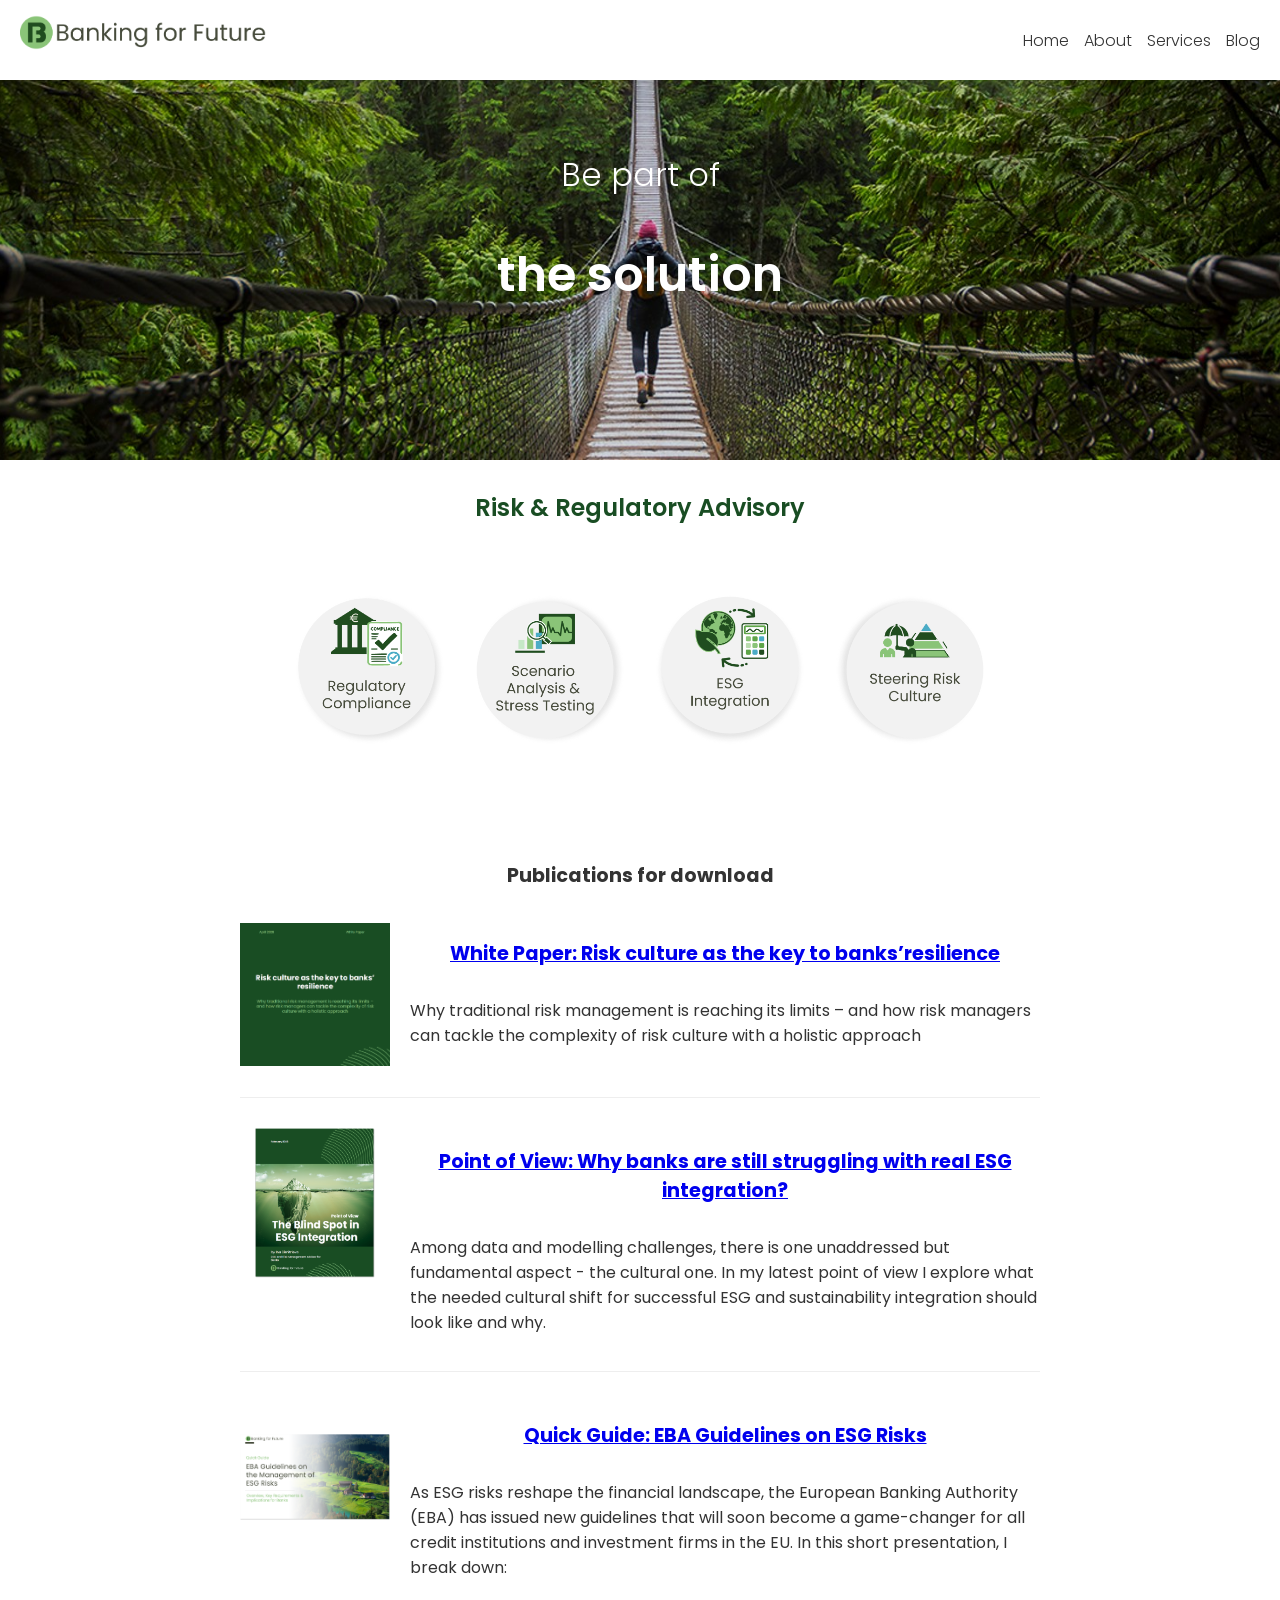
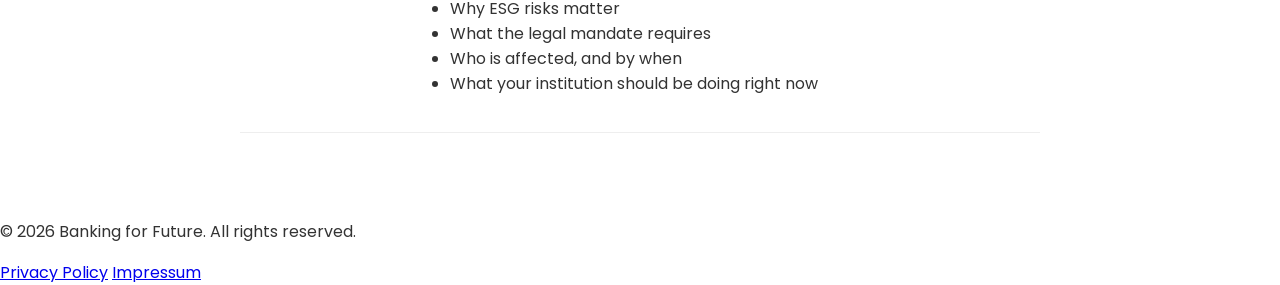
<file: index.html>
<!DOCTYPE html>
<html lang="en">
<meta name="viewport" content="width=device-width, initial-scale=1.0">

<head>
    <meta charset="UTF-8">
    <meta name="viewport" content="width=device-width, initial-scale=1.0">
    <title>Banking for Future - Ina Dimitrieva</title>
    <link rel="icon" type="image/png" href="images/favicon.png">
    <link rel="stylesheet" href="styles.css">
    <link href="https://fonts.googleapis.com/css2?family=Poppins:wght@300;400;600&display=swap" rel="stylesheet">
</head>
<body>
    <header>
         <div class="logo">
            <a href="/" class="logo-link">
            <img src="images/logo.png" alt="Banking for Future" class="logo">
            </a>
        </div>

<!-- For Subpages on the upper menu 
        ---------------------------------------------------------------------------------------------------------------------------------------------------------------------------------->
        <nav>
            <ul>
                <li><a href="/">Home</a></li>
                <li><a href="about.html">About</a></li>
                <li><a href="services.html">Services</a></li>
                <li><a href="blog.html">Blog</a></li>
            </ul>
        </nav>
    </header>
<!-- Hero Content
        ---------------------------------------------------------------------------------------------------------------------------------------------------------------------------------->
    <section class="hero">
        <div class="hero-content">
            <p>Be part of</p>
            <h1>the solution</h1>
        </div>
    </section>
<!-- For Headline below the Hero -->
    <section class="tagline">
        <h2>Risk & Regulatory Advisory</h2>
    </section>
                
<!-- Section Services 
    --------------------------------------------------------------------------------------------------------------------------------------------------------------------------------------------------->
<section class="services-section">
    <!-- <h2>Practical, future-ready solutions <br>across risk management, regulation, ESG, and 
stress testing
    </h2>-->
    <div class="services-container">
        <!-- Regulatory Compliance -->
        <div class="service-item">
            <a href="https://www.linkedin.com/smart-links/AQHzU-wx46T7tA" target="_blank" rel="noopener noreferrer"> <!-- Code explainer:<a>: The anchor tag, used to create a hyperlink. href="URL": The destination URL. target="_blank": Opens the link in a new tab or window when clicked.noopener: Prevents the new page from accessing the window.opener property, improving security and performance. noreferrer: Prevents the browser from sending the referring page's URL to the linked site, enhancing privacy.-->
                <div class="service-icon">
                    <img src="images/regulatory-compliance-icon.png" alt="Regulatory Compliance">
                </div>
            </a>
        </div>

        <!-- Scenario Analysis -->
        <div class="service-item">
            <a href="https://www.linkedin.com/smart-links/AQENWf3YDh93sw" target="_blank" rel="noopener noreferrer">
                <div class="service-icon">
                    <img src="images/scenario-analysis-icon.png" alt="Scenario Analysis & Stress Testing">
                </div>
            </a>
        </div>
        <!-- ESG Integration -->
        <div class="service-item">
            <a href="https://www.linkedin.com/smart-links/AQHsvPC0-Qxo3A" target="_blank" rel="noopener noreferrer">
                <div class="service-icon">
                    <img src="images/esg-integration-icon.png" alt="ESG Integration">
                </div>
            </a>
        </div>

        <!-- Steering Risk Culture -->
        <div class="service-item">
            <a href="https://www.linkedin.com/smart-links/AQFICGa8uklm7A" target="_blank" rel="noopener noreferrer">
                <div class="service-icon">
                    <img src="images/steering-risk-culture-icon.png" alt="Steering Risk Culture">
                </div>
            </a>
        </div>
    </div>
</section>        
                
<!--- LinkedIn Articles Section 
    --------------------------------------------------------------------------------------------------------------------------------------------------------------------------------------------------->
<div class="linkedin-articles">
    <h2>Publications for download</h2>

    <!-- Article 1 -->
<article class="article-card">
        <a href="https://www.linkedin.com/smart-links/AQEwQBSHuAk9-Q" class="article-image-link" target="_blank" rel="noopener noreferrer">
            <img src="images/RisikokulturWhitePaperCoverEN1.png" alt="image" class="article-image">
        </a>
        <div class="article-content">
            <h3><a href="https://www.linkedin.com/smart-links/AQEwQBSHuAk9-Q" class="article-title-link" target="_blank" rel="noopener noreferrer">White Paper: Risk culture as the key to banks’resilience</a></h3>
            <p class="article-summary">Why traditional risk management is reaching its limits – and how risk managers can tackle the complexity of risk culture with a holistic approach</p>
        </div>
</article>

    <!-- Article 2 -->
<article class="article-card">
        <a href="https://www.linkedin.com/smart-links/AQENH3DUFZvXSg/4364f25f-d717-48fe-a81b-fcd537f63ea1" class="article-image-link" target="_blank" rel="noopener noreferrer">
            <img src="images/blindspotpov.png" alt="image" class="article-image">
        </a>
        <div class="article-content">
            <h3><a href="https://www.linkedin.com/smart-links/AQENH3DUFZvXSg/4364f25f-d717-48fe-a81b-fcd537f63ea1" class="article-title-link" target="_blank" rel="noopener noreferrer">Point of View: Why banks are still struggling with real ESG integration?</a></h3>
            <p class="article-summary">Among data and modelling challenges, there is one unaddressed but fundamental aspect - the cultural one. In my latest point of view I explore what the needed cultural shift for successful ESG and sustainability integration should look like and why.</p>
        </div>
</article>
    
    <!-- Article 3 -->
 <article class="article-card">
        <a href="https://www.linkedin.com/smart-links/AQFna17IGB6Hxw" class="article-image-link" target="_blank" rel="noopener noreferrer">
            <img src="images/ebaglfrontpage.png" alt="blindspotpov" class="article-image">
        </a>
        <div class="article-content">
            <h3><a href="https://www.linkedin.com/smart-links/AQFna17IGB6Hxw" class="article-title-link" target="_blank" rel="noopener noreferrer">Quick Guide: EBA Guidelines on ESG Risks</a></h3>
            <p class="article-summary">As ESG risks reshape the financial landscape, the European Banking Authority (EBA) has issued new guidelines that will soon become a game-changer for all credit institutions and investment firms in the EU. In this short presentation, I break down:</p>
            <ul>
                <li>Why ESG risks matter</li>
                 <li>What the legal mandate requires</li>
                 <li>Who is affected, and by when</li>
                 <li>What your institution should be doing right now</li>
            </ul>
            </p>
        </div>
    </article>
    
    <!-- Repeat for more articles -->
</div>
       
    
    <!-- FOOTER SECTION -->
<footer class="footer">
        <div class="footer-content">
            <p>&copy; 2026 Banking for Future. All rights reserved.</p>
            <nav class="footer-links">
                <a href="/privacypolicy.html">Privacy Policy</a>
                <a href="/impressum.html">Impressum</a>
            </nav>
        </div>
</footer>

    
</body>
</html>
</file>
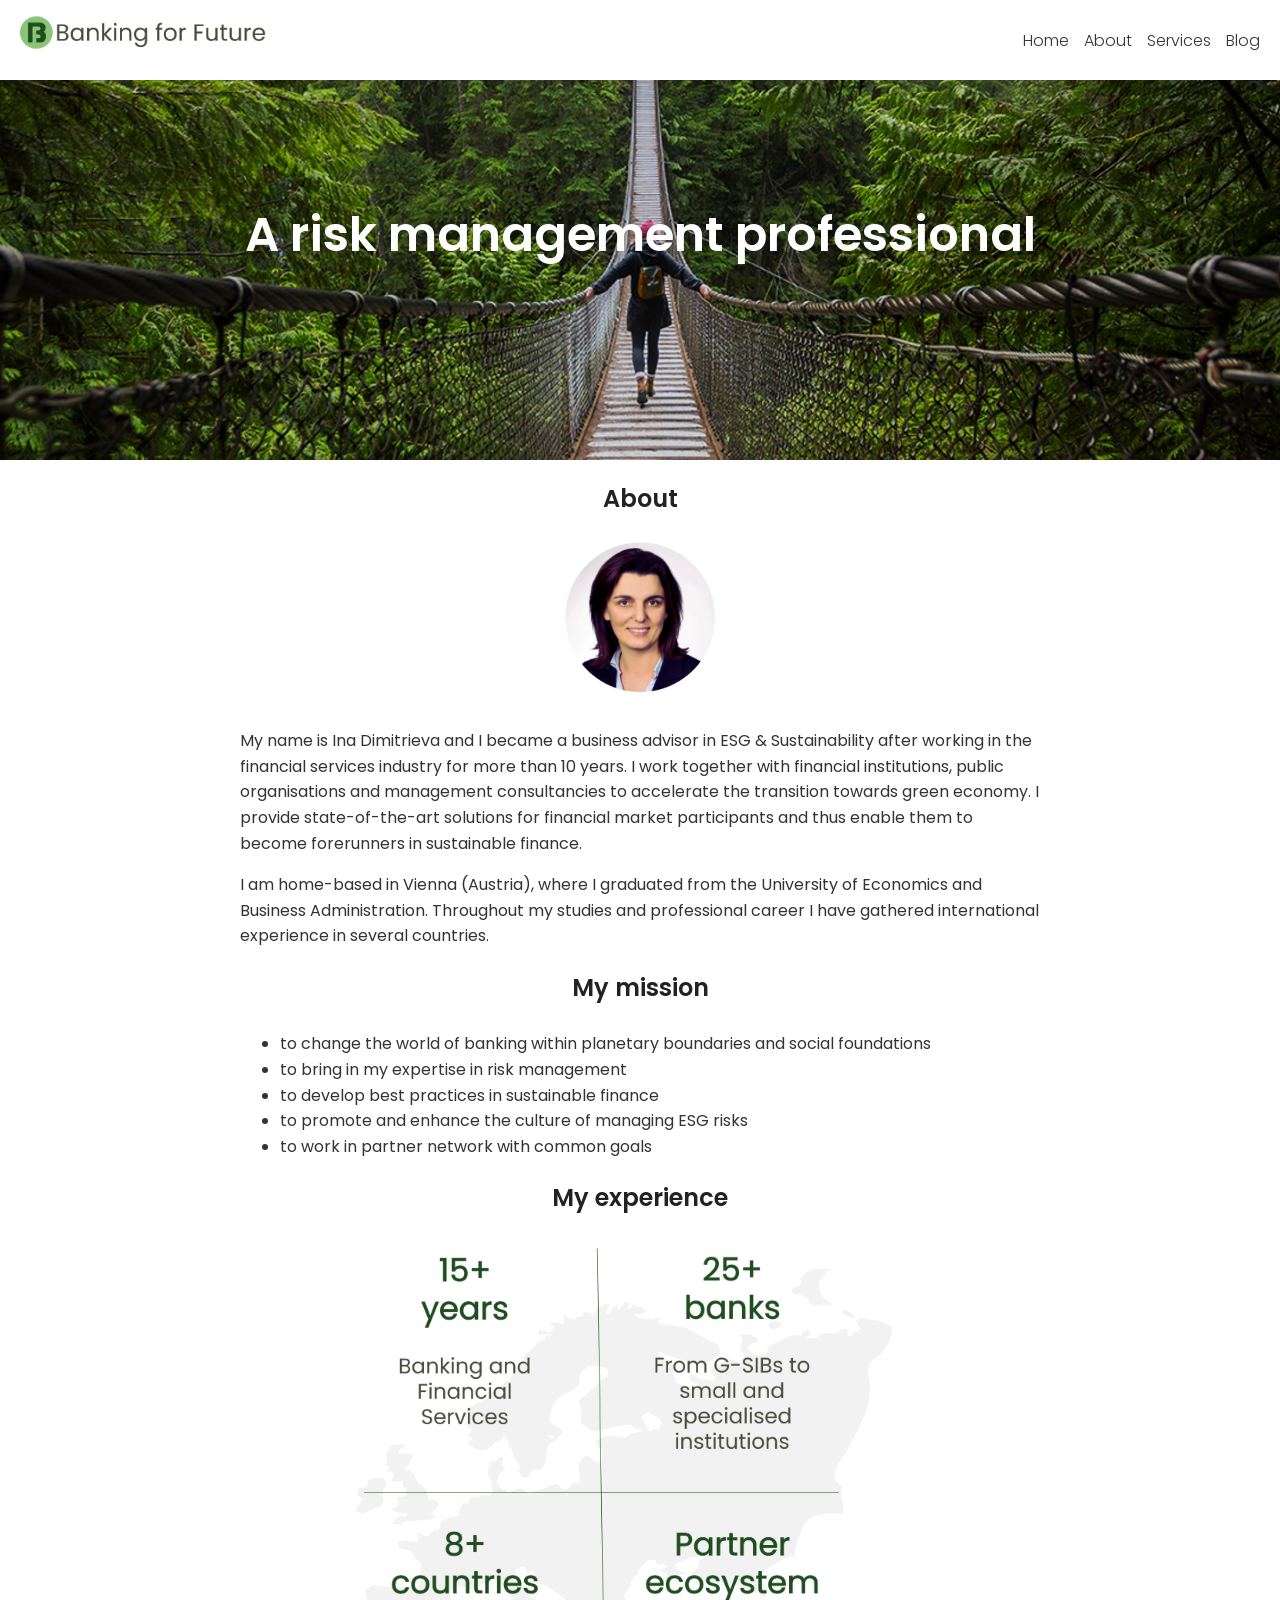
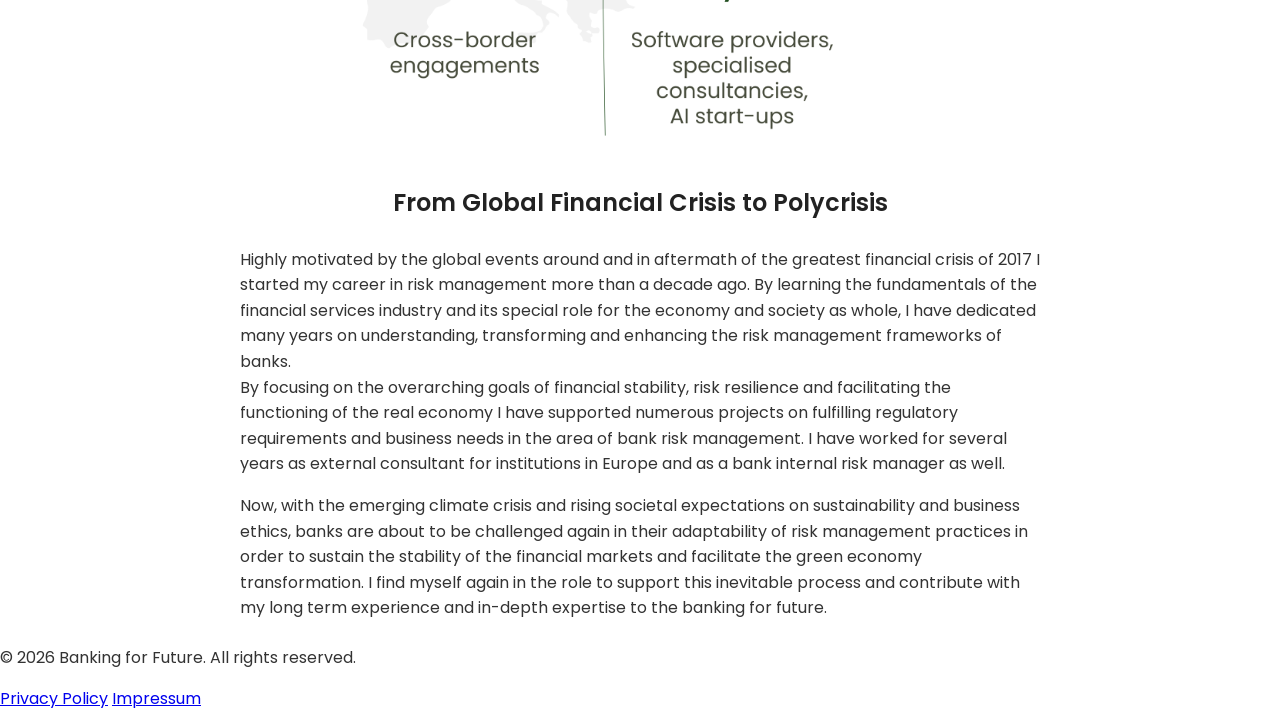
<file: about.html>
<!DOCTYPE html>
<html lang="en">
<meta name="viewport" content="width=device-width, initial-scale=1.0">

 <head>
    <meta charset="UTF-8">
    <meta name="viewport" content="width=device-width, initial-scale=1.0">
    <title>Banking for Future - Ina Dimitrieva</title>
    <link rel="icon" type="image/png" href="images/favicon.png">
    <link rel="stylesheet" href="styles.css">
    <link href="https://fonts.googleapis.com/css2?family=Poppins:wght@300;400;600&display=swap" rel="stylesheet">
</head>
<body>
    <header>
         <div class="logo">
            <a href="/" class="logo-link">
            <img src="images/logo.png" alt="Banking for Future" class="logo">
            </a>
        </div>

<!-- For Subpages on the upper menu 
        ---------------------------------------------------------------------------------------------------------------------------------------------------------------------------------->
        <nav>
            <ul>
                <li><a href="/">Home</a></li>
                <li><a href="about.html">About</a></li>
                <li><a href="services.html">Services</a></li>
                <li><a href="blog.html">Blog</a></li>
            </ul>
        </nav>
    </header>
 
<main>
 
    <section class="hero">
        <div class="hero-content">
            <h1>A risk management professional</h1>
        </div>
    </section>
 
<div class="text-paragraph">  
        <div class="text-paragraph h2">
             <h2>About</h2>   
        </div>
        <div class="services-container">
            <img src="images/photoround.png" alt="Ina Dimitrieva Photo" class="service-item">
        </div>    
        
            <p>My name is Ina Dimitrieva and I became a business advisor in ESG & Sustainability after working in the financial services industry for more than 10 years. I work together with financial institutions, public organisations and management consultancies to accelerate the transition towards green economy. I provide state-of-the-art solutions for financial market participants and thus enable them to become forerunners in sustainable finance.</p>
            <p>I am home-based in Vienna (Austria), where I  graduated from the University of Economics and Business Administration. Throughout my studies and professional career I have gathered international experience in several countries. </p>
      
        <div class="text-paragraph h2">
            <h2>My mission</h2>
        </div>
        
                <ul> 
                    <li> to change the world of banking within planetary boundaries and social foundations</li>
                    <li> to bring in my expertise in risk management </li>
                    <li> to develop best practices in sustainable finance</li>
                    <li> to promote and enhance the culture of managing ESG risks</li>
                    <li> to work in partner network with common goals</li>
                </ul>
        <div class="text-paragraph h2">
             <h2>My experience</h2>
        </div>
  </div>
    <!-- Container for the image -->
    <div class="responsive-image-container">
        <img src="images/experience.png" alt="experience" class="responsive-image">
    </div>
    <div class="text-paragraph h2">
        <h2>From Global Financial Crisis to Polycrisis</h2>
    </div>
     <div class="text-paragraph">
        <p> Highly motivated by the global events around and in aftermath of the greatest financial crisis of 2017 I started my career in risk management more than a decade ago. 
            By learning the fundamentals of the financial services industry and its special role for the economy and society as whole, I have dedicated many years on understanding, 
            transforming and enhancing the risk management frameworks of banks. </br> 
            By focusing on the overarching goals of financial stability, risk resilience and facilitating the functioning of the real economy I have supported numerous projects 
            on fulfilling regulatory requirements and business needs in the area of bank risk management. 
            I have worked for several years as external consultant for institutions in Europe and as a bank internal risk manager as well. </br> </p>
        <p> Now, with the emerging climate crisis and rising societal expectations on sustainability and business ethics, banks are about to be challenged again in their adaptability of risk management 
            practices in order to sustain the stability of the financial markets and facilitate the green economy transformation. 
            I find myself again in the role to support this inevitable process and contribute with my long term experience and in-depth expertise to the banking for future. </p>
    </div>
    <!-- CONTACT SECTION  
    -----------------------------------------------------------------------------------------------------------------------------------------------------------------------------------------------  
    <div class="contact-section">
      <div class="text-paragraph">
        <h2>Let's work together!</h2>
        <h2>Subscribe to Newsletter <b>Mondays for Future</b></h2><a href="https://www.linkedin.com/build-relation/newsletter-follow?entityUrn=6981196109654163456" target="_blank"></a>
       </div>
     </div>-->
</main>
 <!-- FOOTER SECTION
    ----------------------------------------------------------------------------------------------------------------------------->
<footer class="footer">
        <div class="footer-content">
            <p>&copy; 2026 Banking for Future. All rights reserved.</p>
            <nav class="footer-links">
                <a href="/privacypolicy.html">Privacy Policy</a>
                <a href="/impressum.html">Impressum</a>
            </nav>
        </div>
</footer>
    
</body>
</html>

</html>
</file>
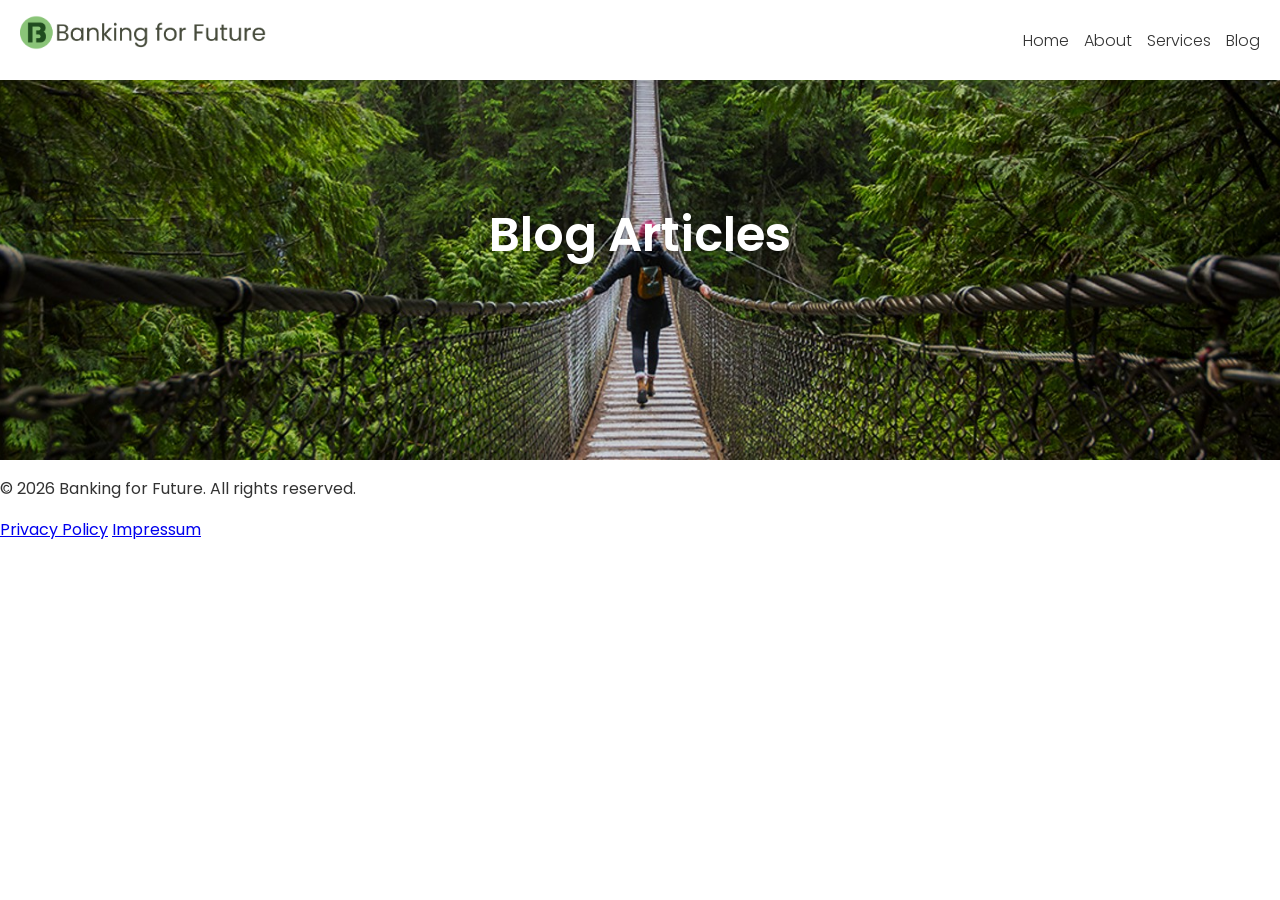
<file: blog.html>
<!DOCTYPE html>
<html lang="en">
<meta name="viewport" content="width=device-width, initial-scale=1.0">

<head>
    <meta charset="UTF-8">
    <title>Banking for Future - Ina Dimitrieva</title>
    <link rel="icon" type="image/png" href="images/favicon.png">
    <link rel="stylesheet" href="styles.css">
    <link href="https://fonts.googleapis.com/css2?family=Poppins:wght@300;400;600&display=swap" rel="stylesheet">
</head>
<body>
    <header>
         <div class="logo">
            <a href="/" class="logo-link">
            <img src="images/logo.png" alt="Banking for Future" class="logo">
        </a>
           </div>
         
        <!-- For Subpages on the upper menu -->
        <nav>
            <ul>
                <li><a href="/">Home</a></li>
                <li><a href="about.html">About</a></li>
                <li><a href="services.html">Services</a></li>
                <li><a href="blog.html">Blog</a></li>
            </ul>
        </nav>
    </header>

    <section class="hero">
        <div class="hero-content">
            <h1>Blog Articles</h1>
        </div>
    </section>
        
  <!--<div class="sk-ww-linkedin-newsletter-posts" data-embed-id="25663264">
    </div>
    <script src="https://widgets.sociablekit.com/linkedin-newsletter-posts/widget.js" defer>
    </script>--> 

    <div class="sk-ww-linkedin-profile-post" data-embed-id="25663340"></div><script src="https://widgets.sociablekit.com/linkedin-profile-posts/widget.js" defer></script> 

     <!-- CONTACT SECTION  
    ------------------------------------------------------------------------------------------------------------------------------------------------------------------------------------------------->  
    <!--<div class="contact-section">
        <div class="text-paragraph">
            <h2>Newsletter <b>Mondays for Future</b></h2>
            <span><a class="libutton" href="https://www.linkedin.com/build-relation/newsletter-follow?entityUrn=6981196109654163456" target="_blank">Subscribe on LinkedIn</a></span> 
        </div>
    </div>--> 
    
<!-- FOOTER SECTION
    ----------------------------------------------------------------------------------------------------------------------------->
<footer class="footer">
        <div class="footer-content">
            <p>&copy; 2026 Banking for Future. All rights reserved.</p>
            <nav class="footer-links">
                <a href="/privacypolicy.html">Privacy Policy</a>
                <a href="/impressum.html">Impressum</a>
            </nav>
        </div>
</footer>
    
</body>
</html>
</file>
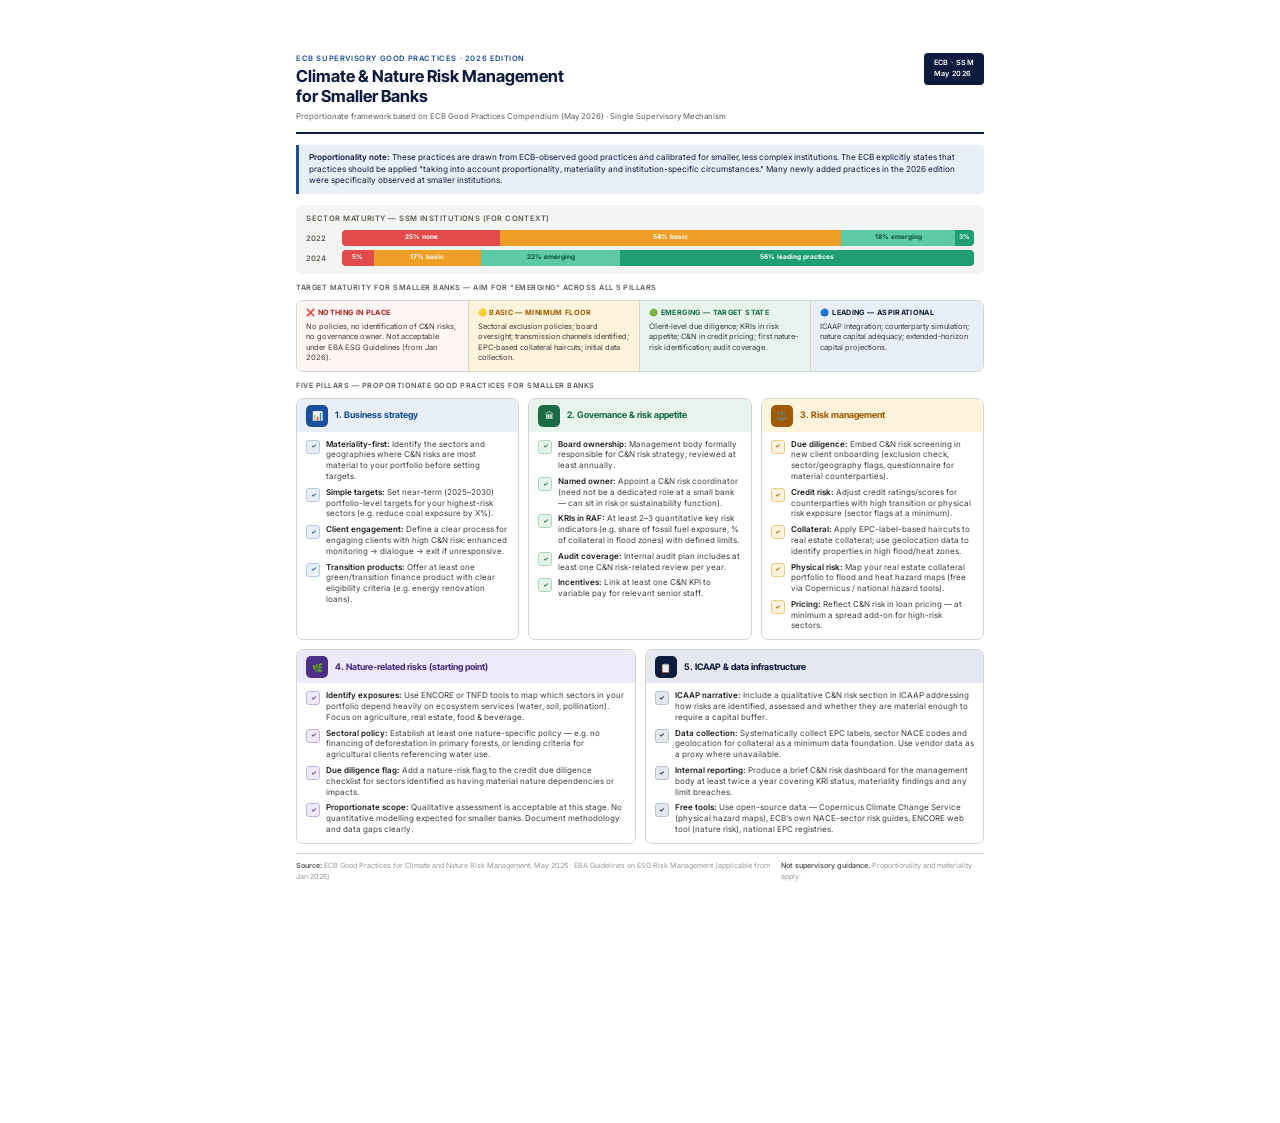
<file: esg.html>
<!DOCTYPE html>
<html lang="en">
<head>
<meta charset="UTF-8">
<meta name="viewport" content="width=device-width, initial-scale=1.0">
<title>ECB Climate & Nature Risk — Good Practices for Smaller Banks</title>
<style>
  @import url('https://fonts.googleapis.com/css2?family=Inter:wght@400;500;600&family=Inter+Tight:wght@600;700&display=swap');

  *, *::before, *::after { box-sizing: border-box; margin: 0; padding: 0; }

  :root {
    --navy: #0D1B3E;
    --blue: #1A4F9C;
    --blue-light: #E8EFF9;
    --green: #1A6B45;
    --green-light: #E6F4ED;
    --amber: #A05A00;
    --amber-light: #FFF3DC;
    --purple: #4A2F8A;
    --purple-light: #EEE9F9;
    --gray-100: #F4F4F2;
    --gray-200: #E5E4DF;
    --gray-400: #9B9A94;
    --gray-700: #3D3D3A;
    --text: #1A1A18;
    --muted: #5C5C58;
    --border: #D6D5CF;
  }

  html { font-size: 10px; }

  body {
    font-family: 'Inter', sans-serif;
    color: var(--text);
    background: #fff;
    width: 210mm;
    min-height: 297mm;
    margin: 0 auto;
    padding: 14mm 14mm 12mm;
    font-size: 1rem;
    line-height: 1.5;
  }

  /* HEADER */
  .header {
    display: grid;
    grid-template-columns: 1fr auto;
    align-items: start;
    gap: 12px;
    padding-bottom: 10px;
    border-bottom: 2px solid var(--navy);
    margin-bottom: 11px;
  }
  .header-kicker {
    font-size: 0.75rem;
    font-weight: 600;
    letter-spacing: .08em;
    text-transform: uppercase;
    color: var(--blue);
    margin-bottom: 3px;
  }
  .header h1 {
    font-family: 'Inter Tight', sans-serif;
    font-size: 1.65rem;
    font-weight: 700;
    color: var(--navy);
    line-height: 1.2;
  }
  .header-meta {
    font-size: 0.78rem;
    color: var(--muted);
    margin-top: 4px;
  }
  .badge-ecb {
    background: var(--navy);
    color: #fff;
    font-size: 0.72rem;
    font-weight: 600;
    letter-spacing: .05em;
    padding: 5px 10px;
    border-radius: 4px;
    white-space: nowrap;
  }

  /* INTRO NOTE */
  .intro-note {
    background: var(--blue-light);
    border-left: 3px solid var(--blue);
    padding: 7px 10px;
    font-size: 0.82rem;
    color: var(--navy);
    border-radius: 0 4px 4px 0;
    margin-bottom: 11px;
    line-height: 1.4;
  }
  .intro-note strong { font-weight: 600; }

  /* LAYOUT: 3 columns then 2 columns */
  .col3 { display: grid; grid-template-columns: 1fr 1fr 1fr; gap: 9px; margin-bottom: 9px; }
  .col2 { display: grid; grid-template-columns: 1fr 1fr; gap: 9px; margin-bottom: 9px; }
  .col4 { display: grid; grid-template-columns: 1fr 1fr 1fr 1fr; gap: 9px; margin-bottom: 9px; }

  /* PILLAR CARDS */
  .pillar {
    border: 1px solid var(--border);
    border-radius: 7px;
    overflow: hidden;
  }
  .pillar-head {
    padding: 6px 9px 5px;
    display: flex;
    align-items: center;
    gap: 7px;
  }
  .pillar-icon {
    width: 22px;
    height: 22px;
    border-radius: 5px;
    display: flex;
    align-items: center;
    justify-content: center;
    font-size: 0.9rem;
    flex-shrink: 0;
  }
  .pillar-title {
    font-family: 'Inter Tight', sans-serif;
    font-size: 0.9rem;
    font-weight: 700;
    line-height: 1.2;
  }
  .pillar-body { padding: 7px 9px 8px; }

  .item {
    display: flex;
    align-items: flex-start;
    gap: 6px;
    font-size: 0.8rem;
    color: var(--gray-700);
    margin-bottom: 5px;
    line-height: 1.35;
  }
  .item:last-child { margin-bottom: 0; }
  .item-dot {
    width: 14px;
    height: 14px;
    border-radius: 3px;
    flex-shrink: 0;
    margin-top: 1px;
    display: flex;
    align-items: center;
    justify-content: center;
    font-size: 0.62rem;
    font-weight: 700;
  }
  .item strong { font-weight: 600; color: var(--text); }

  /* Blue — strategy */
  .p-blue .pillar-head { background: var(--blue-light); }
  .p-blue .pillar-title { color: var(--blue); }
  .p-blue .item-dot { background: var(--blue-light); color: var(--blue); border: 1px solid #b3caed; }

  /* Green — governance */
  .p-green .pillar-head { background: var(--green-light); }
  .p-green .pillar-title { color: var(--green); }
  .p-green .item-dot { background: var(--green-light); color: var(--green); border: 1px solid #a8d9bf; }

  /* Amber — risk mgmt */
  .p-amber .pillar-head { background: var(--amber-light); }
  .p-amber .pillar-title { color: var(--amber); }
  .p-amber .item-dot { background: var(--amber-light); color: var(--amber); border: 1px solid #f0c980; }

  /* Purple — nature */
  .p-purple .pillar-head { background: var(--purple-light); }
  .p-purple .pillar-title { color: var(--purple); }
  .p-purple .item-dot { background: var(--purple-light); color: var(--purple); border: 1px solid #c4b3e8; }

  /* Navy — ICAAP */
  .p-navy .pillar-head { background: #E5E8F0; }
  .p-navy .pillar-title { color: var(--navy); }
  .p-navy .item-dot { background: #E5E8F0; color: var(--navy); border: 1px solid #b8c1d4; }

  /* PROGRESS BAR SECTION */
  .progress-section {
    background: var(--gray-100);
    border-radius: 7px;
    padding: 8px 10px;
    margin-bottom: 9px;
  }
  .progress-title {
    font-size: 0.75rem;
    font-weight: 600;
    text-transform: uppercase;
    letter-spacing: .06em;
    color: var(--muted);
    margin-bottom: 6px;
  }
  .prog-row { display: flex; align-items: center; gap: 8px; margin-bottom: 4px; }
  .prog-row:last-child { margin-bottom: 0; }
  .prog-year { font-size: 0.75rem; font-weight: 600; color: var(--muted); width: 28px; flex-shrink: 0; }
  .prog-track { flex: 1; height: 16px; border-radius: 4px; overflow: hidden; display: flex; }
  .prog-seg { height: 100%; display: flex; align-items: center; justify-content: center; font-size: 0.65rem; font-weight: 700; }

  /* MATURITY LADDER */
  .ladder {
    display: grid;
    grid-template-columns: repeat(4, 1fr);
    gap: 0;
    border: 1px solid var(--border);
    border-radius: 7px;
    overflow: hidden;
    margin-bottom: 9px;
  }
  .rung {
    padding: 7px 9px;
    border-right: 1px solid var(--border);
  }
  .rung:last-child { border-right: none; }
  .rung-label {
    font-size: 0.72rem;
    font-weight: 700;
    text-transform: uppercase;
    letter-spacing: .05em;
    margin-bottom: 3px;
  }
  .rung-items { font-size: 0.75rem; color: var(--gray-700); line-height: 1.4; }
  .r-nothing .rung-label { color: #b02020; }
  .r-basic .rung-label { color: var(--amber); }
  .r-emerging .rung-label { color: #1A6B45; }
  .r-leading .rung-label { color: var(--navy); }
  .r-nothing { background: #FFF5F5; }
  .r-basic { background: var(--amber-light); }
  .r-emerging { background: var(--green-light); }
  .r-leading { background: var(--blue-light); }

  /* FOOTER */
  .footer {
    border-top: 1px solid var(--border);
    padding-top: 7px;
    margin-top: 2px;
    display: flex;
    justify-content: space-between;
    align-items: center;
    font-size: 0.72rem;
    color: var(--gray-400);
  }
  .footer strong { color: var(--muted); font-weight: 600; }

  /* SECTION LABEL */
  .sec-label {
    font-size: 0.72rem;
    font-weight: 600;
    letter-spacing: .07em;
    text-transform: uppercase;
    color: var(--muted);
    margin-bottom: 6px;
  }

  @media print {
    body { margin: 0; padding: 14mm 14mm 12mm; }
    .pillar { break-inside: avoid; }
  }
</style>
</head>
<body>

<!-- HEADER -->
<div class="header">
  <div>
    <div class="header-kicker">ECB Supervisory Good Practices · 2026 Edition</div>
    <h1>Climate &amp; Nature Risk Management<br>for Smaller Banks</h1>
    <div class="header-meta">Proportionate framework based on ECB Good Practices Compendium (May 2026) · Single Supervisory Mechanism</div>
  </div>
  <div class="badge-ecb">ECB · SSM<br>May 2026</div>
</div>

<!-- INTRO NOTE -->
<div class="intro-note">
  <strong>Proportionality note:</strong> These practices are drawn from ECB-observed good practices and calibrated for smaller, less complex institutions. The ECB explicitly states that practices should be applied "taking into account proportionality, materiality and institution-specific circumstances." Many newly added practices in the 2026 edition were specifically observed at smaller institutions.
</div>

<!-- MATURITY CONTEXT -->
<div class="progress-section">
  <div class="progress-title">Sector maturity — SSM institutions (for context)</div>
  <div class="prog-row">
    <div class="prog-year">2022</div>
    <div class="prog-track">
      <div class="prog-seg" style="width:25%;background:#E24B4A;color:#fff">25% none</div>
      <div class="prog-seg" style="width:54%;background:#EF9F27;color:#fff">54% basic</div>
      <div class="prog-seg" style="width:18%;background:#5DCAA5;color:#085041">18% emerging</div>
      <div class="prog-seg" style="width:3%;background:#1D9E75;color:#fff">3%</div>
    </div>
  </div>
  <div class="prog-row">
    <div class="prog-year">2024</div>
    <div class="prog-track">
      <div class="prog-seg" style="width:5%;background:#E24B4A;color:#fff">5%</div>
      <div class="prog-seg" style="width:17%;background:#EF9F27;color:#fff">17% basic</div>
      <div class="prog-seg" style="width:22%;background:#5DCAA5;color:#085041">22% emerging</div>
      <div class="prog-seg" style="width:56%;background:#1D9E75;color:#fff">56% leading practices</div>
    </div>
  </div>
</div>

<!-- WHERE A SMALL BANK SHOULD AIM -->
<div class="sec-label">Target maturity for smaller banks — aim for "Emerging" across all 5 pillars</div>
<div class="ladder">
  <div class="rung r-nothing">
    <div class="rung-label">❌ Nothing in place</div>
    <div class="rung-items">No policies, no identification of C&amp;N risks, no governance owner. Not acceptable under EBA ESG Guidelines (from Jan 2026).</div>
  </div>
  <div class="rung r-basic">
    <div class="rung-label">🟡 Basic — minimum floor</div>
    <div class="rung-items">Sectoral exclusion policies; board oversight; transmission channels identified; EPC-based collateral haircuts; initial data collection.</div>
  </div>
  <div class="rung r-emerging">
    <div class="rung-label">🟢 Emerging — target state</div>
    <div class="rung-items">Client-level due diligence; KRIs in risk appetite; C&amp;N in credit pricing; first nature-risk identification; audit coverage.</div>
  </div>
  <div class="rung r-leading">
    <div class="rung-label">🔵 Leading — aspirational</div>
    <div class="rung-items">ICAAP integration; counterparty simulation; nature capital adequacy; extended-horizon capital projections.</div>
  </div>
</div>

<!-- 5 PILLARS -->
<div class="sec-label">Five pillars — proportionate good practices for smaller banks</div>

<div class="col3">

  <!-- PILLAR 1: BUSINESS STRATEGY -->
  <div class="pillar p-blue">
    <div class="pillar-head">
      <div class="pillar-icon" style="background:var(--blue);color:#fff">📊</div>
      <div class="pillar-title">1. Business strategy</div>
    </div>
    <div class="pillar-body">
      <div class="item">
        <div class="item-dot">✓</div>
        <span><strong>Materiality-first:</strong> Identify the sectors and geographies where C&amp;N risks are most material to your portfolio before setting targets.</span>
      </div>
      <div class="item">
        <div class="item-dot">✓</div>
        <span><strong>Simple targets:</strong> Set near-term (2025–2030) portfolio-level targets for your highest-risk sectors (e.g. reduce coal exposure by X%).</span>
      </div>
      <div class="item">
        <div class="item-dot">✓</div>
        <span><strong>Client engagement:</strong> Define a clear process for engaging clients with high C&amp;N risk: enhanced monitoring → dialogue → exit if unresponsive.</span>
      </div>
      <div class="item">
        <div class="item-dot">✓</div>
        <span><strong>Transition products:</strong> Offer at least one green/transition finance product with clear eligibility criteria (e.g. energy renovation loans).</span>
      </div>
    </div>
  </div>

  <!-- PILLAR 2: GOVERNANCE -->
  <div class="pillar p-green">
    <div class="pillar-head">
      <div class="pillar-icon" style="background:var(--green);color:#fff">🏛</div>
      <div class="pillar-title">2. Governance &amp; risk appetite</div>
    </div>
    <div class="pillar-body">
      <div class="item">
        <div class="item-dot">✓</div>
        <span><strong>Board ownership:</strong> Management body formally responsible for C&amp;N risk strategy; reviewed at least annually.</span>
      </div>
      <div class="item">
        <div class="item-dot">✓</div>
        <span><strong>Named owner:</strong> Appoint a C&amp;N risk coordinator (need not be a dedicated role at a small bank — can sit in risk or sustainability function).</span>
      </div>
      <div class="item">
        <div class="item-dot">✓</div>
        <span><strong>KRIs in RAF:</strong> At least 2–3 quantitative key risk indicators (e.g. share of fossil fuel exposure, % of collateral in flood zones) with defined limits.</span>
      </div>
      <div class="item">
        <div class="item-dot">✓</div>
        <span><strong>Audit coverage:</strong> Internal audit plan includes at least one C&amp;N risk-related review per year.</span>
      </div>
      <div class="item">
        <div class="item-dot">✓</div>
        <span><strong>Incentives:</strong> Link at least one C&amp;N KPI to variable pay for relevant senior staff.</span>
      </div>
    </div>
  </div>

  <!-- PILLAR 3: RISK MANAGEMENT -->
  <div class="pillar p-amber">
    <div class="pillar-head">
      <div class="pillar-icon" style="background:var(--amber);color:#fff">⚖️</div>
      <div class="pillar-title">3. Risk management</div>
    </div>
    <div class="pillar-body">
      <div class="item">
        <div class="item-dot">✓</div>
        <span><strong>Due diligence:</strong> Embed C&amp;N risk screening in new client onboarding (exclusion check, sector/geography flags, questionnaire for material counterparties).</span>
      </div>
      <div class="item">
        <div class="item-dot">✓</div>
        <span><strong>Credit risk:</strong> Adjust credit ratings/scores for counterparties with high transition or physical risk exposure (sector flags at a minimum).</span>
      </div>
      <div class="item">
        <div class="item-dot">✓</div>
        <span><strong>Collateral:</strong> Apply EPC-label-based haircuts to real estate collateral; use geolocation data to identify properties in high flood/heat zones.</span>
      </div>
      <div class="item">
        <div class="item-dot">✓</div>
        <span><strong>Physical risk:</strong> Map your real estate collateral portfolio to flood and heat hazard maps (free via Copernicus / national hazard tools).</span>
      </div>
      <div class="item">
        <div class="item-dot">✓</div>
        <span><strong>Pricing:</strong> Reflect C&amp;N risk in loan pricing — at minimum a spread add-on for high-risk sectors.</span>
      </div>
    </div>
  </div>

</div>

<div class="col2">

  <!-- PILLAR 4: NATURE RISKS -->
  <div class="pillar p-purple">
    <div class="pillar-head">
      <div class="pillar-icon" style="background:var(--purple);color:#fff">🌿</div>
      <div class="pillar-title">4. Nature-related risks (starting point)</div>
    </div>
    <div class="pillar-body">
      <div class="item">
        <div class="item-dot">✓</div>
        <span><strong>Identify exposures:</strong> Use ENCORE or TNFD tools to map which sectors in your portfolio depend heavily on ecosystem services (water, soil, pollination). Focus on agriculture, real estate, food &amp; beverage.</span>
      </div>
      <div class="item">
        <div class="item-dot">✓</div>
        <span><strong>Sectoral policy:</strong> Establish at least one nature-specific policy — e.g. no financing of deforestation in primary forests, or lending criteria for agricultural clients referencing water use.</span>
      </div>
      <div class="item">
        <div class="item-dot">✓</div>
        <span><strong>Due diligence flag:</strong> Add a nature-risk flag to the credit due diligence checklist for sectors identified as having material nature dependencies or impacts.</span>
      </div>
      <div class="item">
        <div class="item-dot">✓</div>
        <span><strong>Proportionate scope:</strong> Qualitative assessment is acceptable at this stage. No quantitative modelling expected for smaller banks. Document methodology and data gaps clearly.</span>
      </div>
    </div>
  </div>

  <!-- PILLAR 5: ICAAP / DATA -->
  <div class="pillar p-navy">
    <div class="pillar-head">
      <div class="pillar-icon" style="background:var(--navy);color:#fff">📋</div>
      <div class="pillar-title">5. ICAAP &amp; data infrastructure</div>
    </div>
    <div class="pillar-body">
      <div class="item">
        <div class="item-dot">✓</div>
        <span><strong>ICAAP narrative:</strong> Include a qualitative C&amp;N risk section in ICAAP addressing how risks are identified, assessed and whether they are material enough to require a capital buffer.</span>
      </div>
      <div class="item">
        <div class="item-dot">✓</div>
        <span><strong>Data collection:</strong> Systematically collect EPC labels, sector NACE codes and geolocation for collateral as a minimum data foundation. Use vendor data as a proxy where unavailable.</span>
      </div>
      <div class="item">
        <div class="item-dot">✓</div>
        <span><strong>Internal reporting:</strong> Produce a brief C&amp;N risk dashboard for the management body at least twice a year covering KRI status, materiality findings and any limit breaches.</span>
      </div>
      <div class="item">
        <div class="item-dot">✓</div>
        <span><strong>Free tools:</strong> Use open-source data — Copernicus Climate Change Service (physical hazard maps), ECB's own NACE-sector risk guides, ENCORE web tool (nature risk), national EPC registries.</span>
      </div>
    </div>
  </div>

</div>

<!-- FOOTER -->
<div class="footer">
  <span><strong>Source:</strong> ECB Good Practices for Climate and Nature Risk Management, May 2026 · EBA Guidelines on ESG Risk Management (applicable from Jan 2026)</span>
  <span><strong>Not supervisory guidance.</strong> Proportionality and materiality apply.</span>
</div>

</body>
</html>
</file>
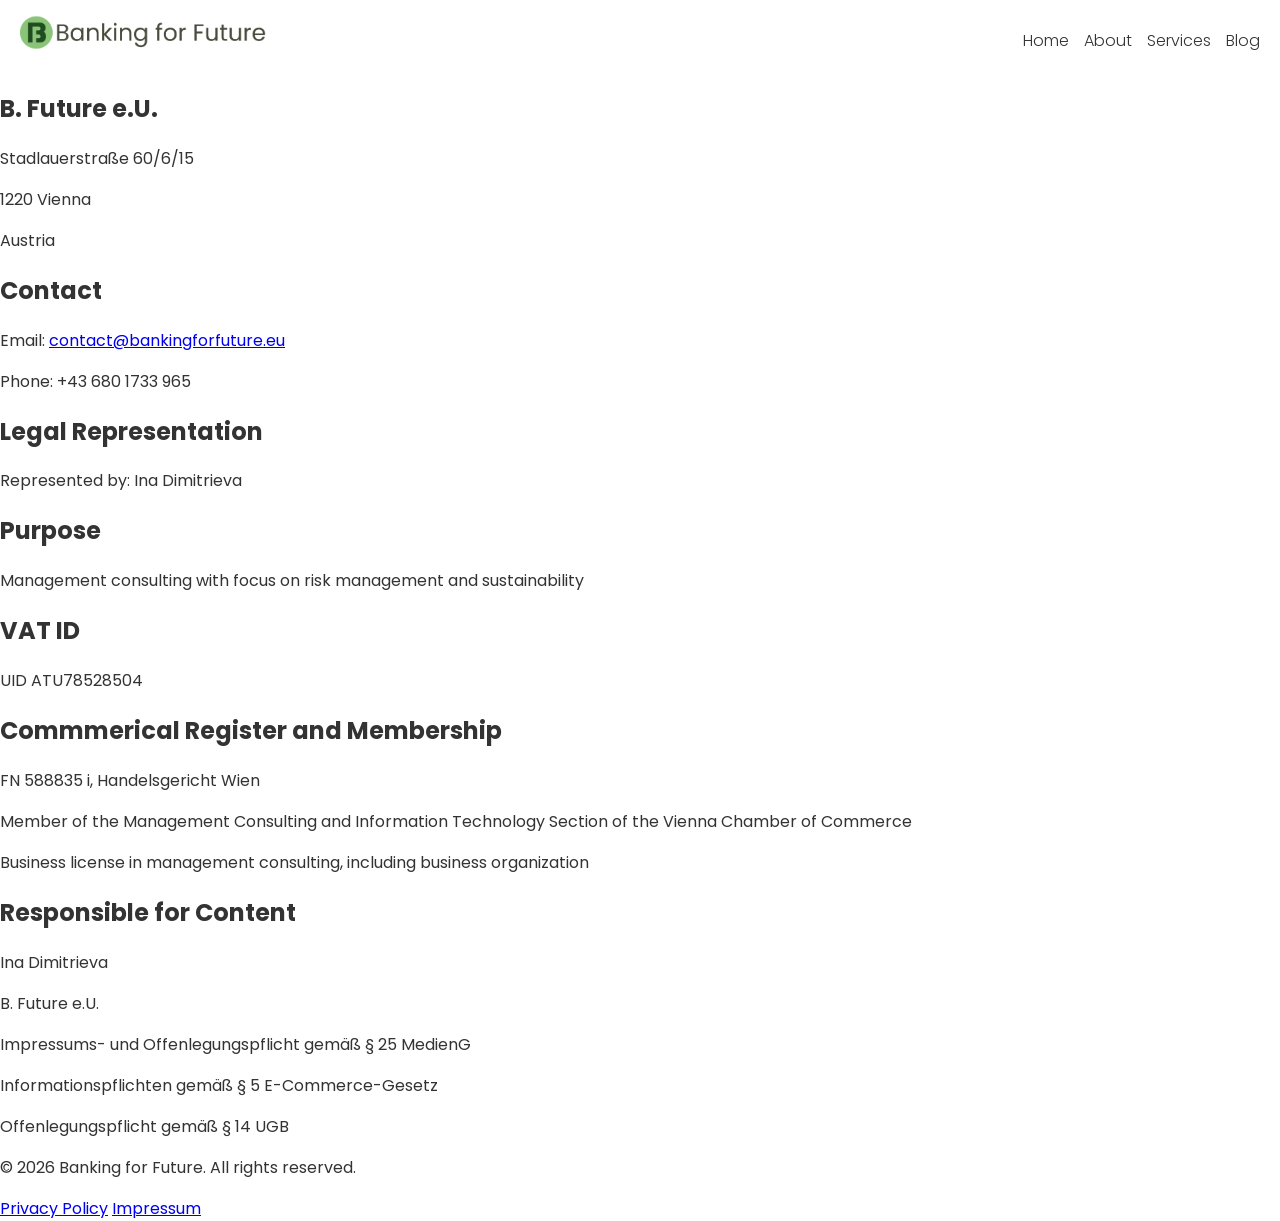
<file: impressum.html>
<!DOCTYPE html>
<html lang="en">
<meta name="viewport" content="width=device-width, initial-scale=1.0">

<head>
    <meta charset="UTF-8">
    <meta name="viewport" content="width=device-width, initial-scale=1.0">
    <title>Banking for Future - Ina Dimitrieva</title>
    <link rel="icon" type="image/png" href="images/favicon.png">
    <link rel="stylesheet" href="styles.css">
    <link href="https://fonts.googleapis.com/css2?family=Poppins:wght@300;400;600&display=swap" rel="stylesheet">
</head>
<body>
    <header>
         <div class="logo">
            <a href="/" class="logo-link">
            <img src="images/logo.png" alt="Banking for Future" class="logo">
        </a>
           </div>
         
        <!-- For Subpages on the upper menu -->
        <nav>
            <ul>
                <li><a href="/">Home</a></li>
                <li><a href="about.html">About</a></li>
                <li><a href="services.html">Services</a></li>
                <li><a href="blog.html">Blog</a></li>
            </ul>
        </nav>
    </header>

<main>
        <div class="impressum-container">
            <h1>Impressum</h1>

            <h2>B. Future e.U.</h2>
            <p>Stadlauerstraße 60/6/15</p>
            <p>1220 Vienna</p>
            <p>Austria</p>
            
            <h2>Contact</h2>
            <p>Email: <a href="mailto:contact@bankingforfuture.eu">contact@bankingforfuture.eu</a></p>
            <p>Phone: +43 680 1733 965</p>

            <h2>Legal Representation</h2>
            <p>Represented by: Ina Dimitrieva</p>
            <h2>Purpose</h2>
            <p>Management consulting with focus on risk management and sustainability</p>

            <h2>VAT ID</h2>
            <p>UID ATU78528504</p>

             <h2>Commmerical Register and Membership</h2>
            <p>FN 588835 i, Handelsgericht Wien</p>
            <p>Member of the Management Consulting and Information Technology Section of the Vienna Chamber of Commerce</p>
            <p>Business license in management consulting, including business organization</p>

            <h2>Responsible for Content</h2>
            <p>Ina Dimitrieva</p>
            <p> B. Future e.U.</p>
            <p>Impressums- und Offenlegungspflicht gemäß § 25 MedienG</p>
            <p>Informationspflichten gemäß § 5 E-Commerce-Gesetz</p>
            <p>Offenlegungspflicht gemäß § 14 UGB</p>

        </div>
    </main>

     <!-- FOOTER SECTION
    ----------------------------------------------------------------------------------------------------------------------------->
<!-- FOOTER SECTION
    ----------------------------------------------------------------------------------------------------------------------------->
<footer class="footer">
        <div class="footer-content">
            <p>&copy; 2026 Banking for Future. All rights reserved.</p>
            <nav class="footer-links">
                <a href="/privacypolicy.html">Privacy Policy</a>
                <a href="/impressum.html">Impressum</a>
            </nav>
        </div>
</footer>
    
</body>
</html>
</file>
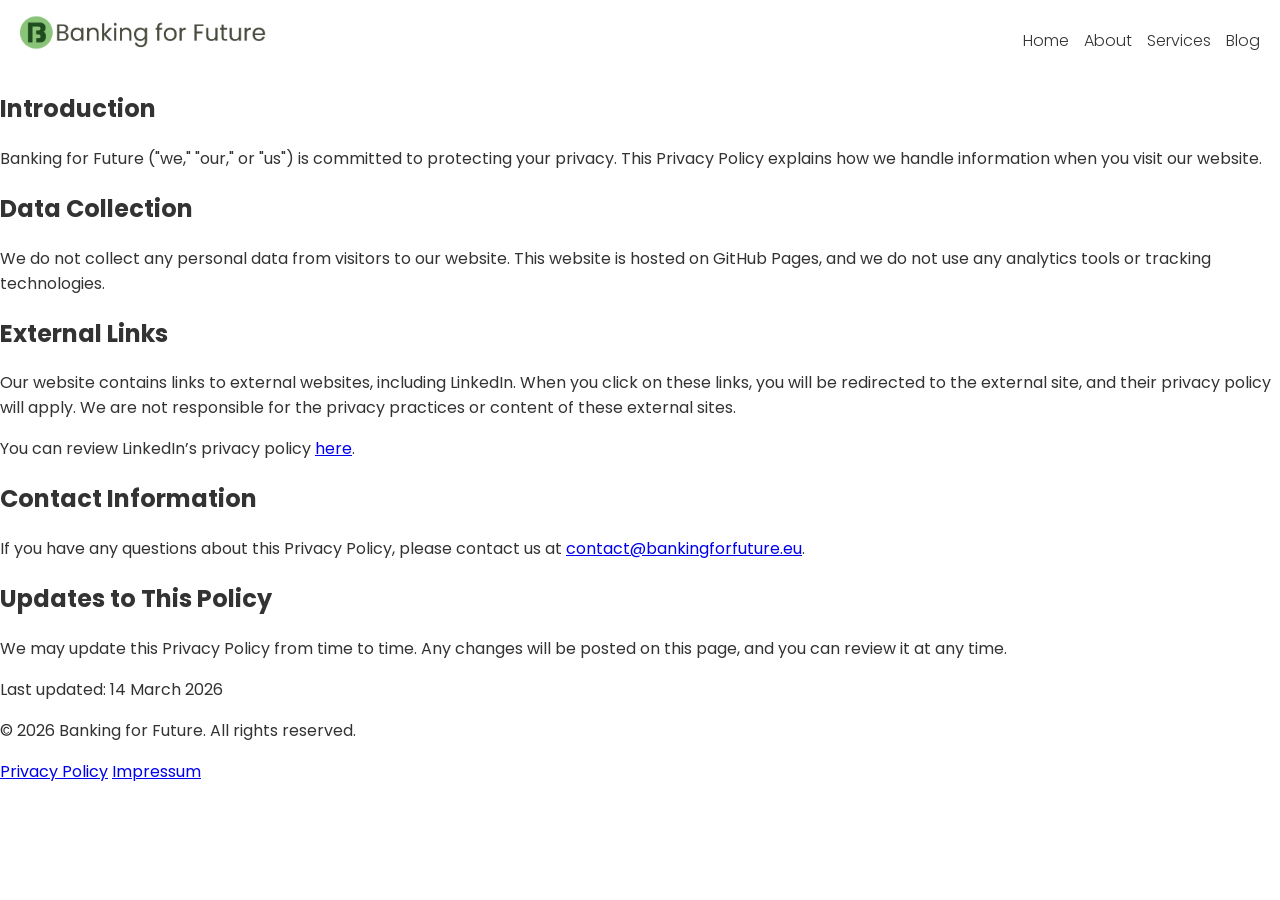
<file: privacypolicy.html>
<!DOCTYPE html>
<html lang="en">
<meta name="viewport" content="width=device-width, initial-scale=1.0">

<head>
    <meta charset="UTF-8">
    <meta name="viewport" content="width=device-width, initial-scale=1.0">
    <title>Banking for Future - Ina Dimitrieva</title>
    <link rel="icon" type="image/png" href="images/favicon.png">
    <link rel="stylesheet" href="styles.css">
    <link href="https://fonts.googleapis.com/css2?family=Poppins:wght@300;400;600&display=swap" rel="stylesheet">
</head>
<body>
    <header>
         <div class="logo">
            <a href="/" class="logo-link">
            <img src="images/logo.png" alt="Banking for Future" class="logo">
        </a>
           </div>
        
        <!-- For Subpages on the upper menu -->
        <nav>
            <ul>
                <li><a href="/">Home</a></li>
                <li><a href="about.html">About</a></li>
                <li><a href="services.html">Services</a></li>
                <li><a href="blog.html">Blog</a></li>
            </ul>
        </nav>
    </header>


<main>
        <div class="privacy-container">
            <h1>Privacy Policy</h1>

            <h2>Introduction</h2>
            <p>Banking for Future ("we," "our," or "us") is committed to protecting your privacy. This Privacy Policy explains how we handle information when you visit our website.</p>

            <h2>Data Collection</h2>
            <p>We do not collect any personal data from visitors to our website. This website is hosted on GitHub Pages, and we do not use any analytics tools or tracking technologies.</p>

            <h2>External Links</h2>
            <p>Our website contains links to external websites, including LinkedIn. When you click on these links, you will be redirected to the external site, and their privacy policy will apply. We are not responsible for the privacy practices or content of these external sites.</p>
            <p>You can review LinkedIn’s privacy policy <a href="https://www.linkedin.com/legal/privacy-policy" target="_blank" rel="noopener noreferrer">here</a>.</p>

            <h2>Contact Information</h2>
            <p>If you have any questions about this Privacy Policy, please contact us at <a href="mailto:contact@bankingforfuture.eu">contact@bankingforfuture.eu</a>.</p>

            <h2>Updates to This Policy</h2>
            <p>We may update this Privacy Policy from time to time. Any changes will be posted on this page, and you can review it at any time.</p>

            <p>Last updated: 14 March 2026</p>
        </div>
    </main>

 <!-- FOOTER SECTION
    ----------------------------------------------------------------------------------------------------------------------------->
<!-- FOOTER SECTION
    ----------------------------------------------------------------------------------------------------------------------------->
<footer class="footer">
        <div class="footer-content">
            <p>&copy; 2026 Banking for Future. All rights reserved.</p>
            <nav class="footer-links">
                <a href="/privacypolicy.html">Privacy Policy</a>
                <a href="/impressum.html">Impressum</a>
            </nav>
        </div>
</footer>
    
</body>
</html>
</file>
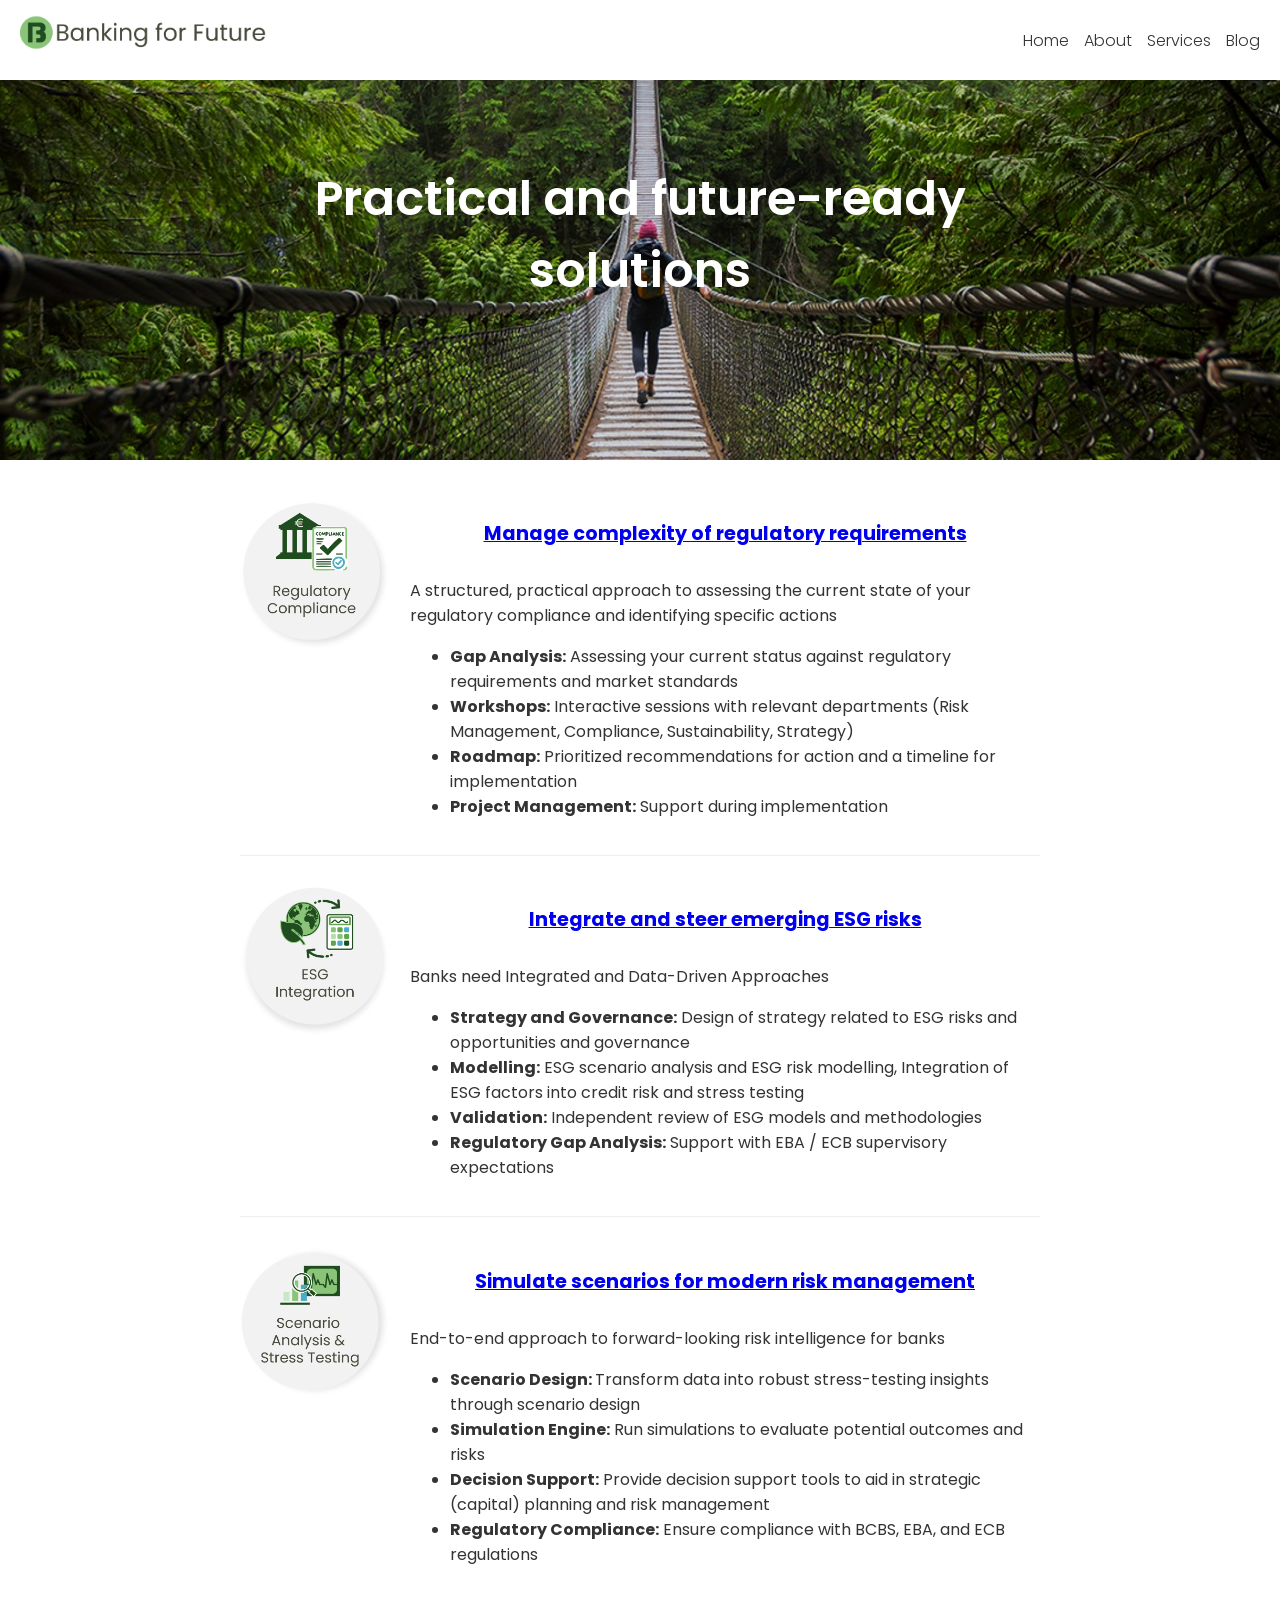
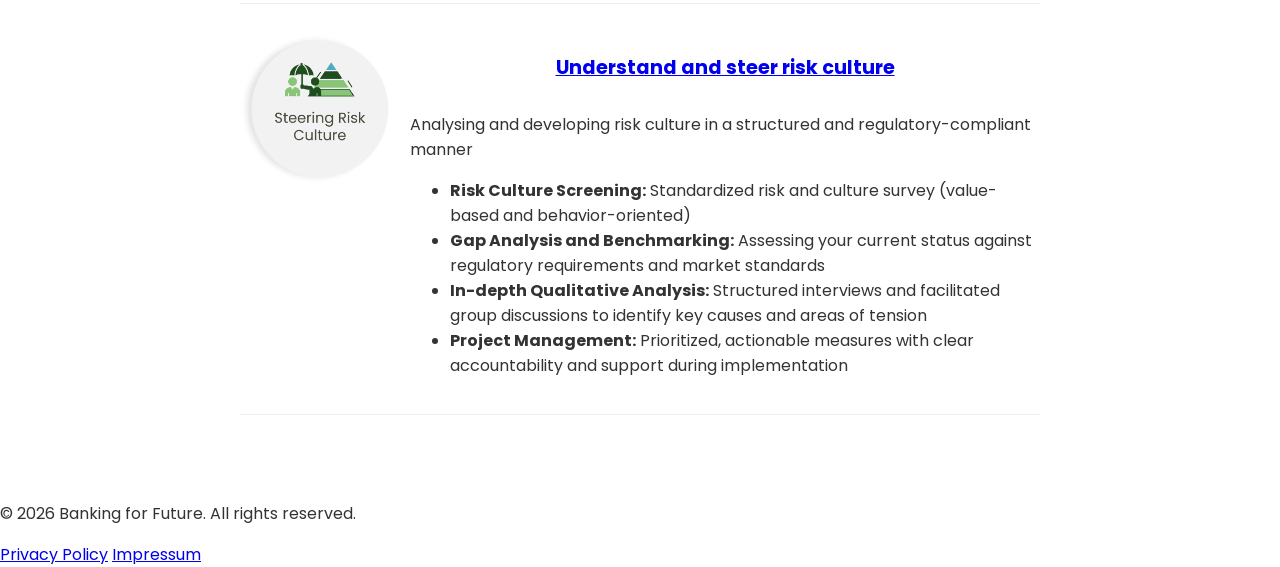
<file: services.html>
<!DOCTYPE html>
<html lang="en">
<meta name="viewport" content="width=device-width, initial-scale=1.0">

<head>
    <meta charset="UTF-8">
    <meta name="viewport" content="width=device-width, initial-scale=1.0">
    <title>Banking for Future - Ina Dimitrieva</title>
    <link rel="icon" type="image/png" href="images/favicon.png">
    <link rel="stylesheet" href="styles.css">
    <link href="https://fonts.googleapis.com/css2?family=Poppins:wght@300;400;600&display=swap" rel="stylesheet">
</head>
<body>
    <header>
         <div class="logo">
            <a href="/" class="logo-link">
            <img src="images/logo.png" alt="Banking for Future" class="logo">
        </a>
           </div>
         
        <!-- For Subpages on the upper menu -->
        <nav>
            <ul>
                <li><a href="/">Home</a></li>
                <li><a href="about.html">About</a></li>
                <li><a href="services.html">Services</a></li>
                <li><a href="blog.html">Blog</a></li>
            </ul>
        </nav>
    </header>

    <section class="hero">
        <div class="hero-content">
            <h1>Practical and future-ready solutions</h1>
        </div>
    </section>
  <!--- Services Section 
    --------------------------------------------------------------------------------------------------------------------------------------------------------------------------------------------------->
<div class="linkedin-articles">
    <!-- Service 1 -->
 <article class="article-card">
        <a href="https://www.linkedin.com/smart-links/AQHzU-wx46T7tA" class="article-image-link" target="_blank" rel="noopener noreferrer">
            <img src="images/regulatory-compliance-icon.png" alt="Regulatory Compliance" class="article-image">
        </a>
        <div class="article-content">
            <h3><a href="https://www.linkedin.com/smart-links/AQHzU-wx46T7tA" class="article-title-link" target="_blank" rel="noopener noreferrer">Manage complexity of regulatory requirements</a></h3>
            <p class="article-summary">A structured, practical approach to assessing the current state of your regulatory compliance and identifying specific actions
                    <ul>
                        <li><b>Gap Analysis:</b> Assessing your current status against regulatory requirements and market standards</li>
                        <li><b>Workshops:</b> Interactive sessions with relevant departments (Risk Management, Compliance, Sustainability, Strategy)</li>
                        <li><b>Roadmap:</b> Prioritized recommendations for action and a timeline for implementation</li>
                        <li><b>Project Management:</b> Support during implementation</li>
                    </ul>
             </p>
         </div>
    </article>

    <article class="article-card">
        <a href="https://www.linkedin.com/smart-links/AQHsvPC0-Qxo3A" class="article-image-link" target="_blank" rel="noopener noreferrer">
            <img src="images/esg-integration-icon.png" alt="ESG Integration" class="article-image">
        </a>
        <div class="article-content">
            <h3><a href="https://www.linkedin.com/smart-links/AQHsvPC0-Qxo3A" class="article-title-link" target="_blank" rel="noopener noreferrer">Integrate and steer emerging ESG risks</a></h3>
            <p class="article-summary">Banks need Integrated and Data-Driven Approaches
                    <ul>
                        <li><b>Strategy and Governance:</b> Design of strategy related to ESG risks and opportunities and governance </li>
                        <li><b>Modelling:</b> ESG scenario analysis and ESG risk modelling, Integration of ESG factors into credit risk and stress testing </li>
                        <li><b>Validation:</b> Independent review of ESG models and methodologies</li>
                        <li><b>Regulatory Gap Analysis:</b> Support with EBA / ECB supervisory expectations</li>
                    </ul>
             </p>
         </div>
    </article>

    <article class="article-card">
        <a href="https://www.linkedin.com/smart-links/AQENWf3YDh93sw" class="article-image-link" target="_blank" rel="noopener noreferrer">
            <img src="images/scenario-analysis-icon.png" alt="Scenario Analysis and Stress Testing" class="article-image">
        </a>
        <div class="article-content">
            <h3><a href="https://www.linkedin.com/smart-links/AQENWf3YDh93sw" class="article-title-link" target="_blank" rel="noopener noreferrer"> Simulate scenarios for modern risk management</a></h3>
            <p class="article-summary"> End-to-end approach to forward-looking risk intelligence for banks
                    <ul>
                        <li><b>Scenario Design: </b> Transform data into robust stress-testing insights through scenario design</li>
                        <li><b>Simulation Engine:</b> Run simulations to evaluate potential outcomes and risks</li>
                        <li><b>Decision Support:</b> Provide decision support tools to aid in strategic (capital) planning and risk management</li>
                        <li><b>Regulatory Compliance:</b> Ensure compliance with BCBS, EBA, and ECB regulations</li>
                    </ul>
             </p>
         </div>
    </article>

    <article class="article-card">
        <a href="https://www.linkedin.com/smart-links/AQFICGa8uklm7A" class="article-image-link" target="_blank" rel="noopener noreferrer">
            <img src="images/steering-risk-culture-icon.png" alt="Steering Risk Culture" class="article-image">
        </a>
        <div class="article-content">
            <h3><a href="https://www.linkedin.com/smart-links/AQFICGa8uklm7A" class="article-title-link" target="_blank" rel="noopener noreferrer">Understand and steer risk culture</a></h3>
            <p class="article-summary">Analysing and developing risk culture in a structured and regulatory-compliant manner 
                    <ul>
                        <li><b>Risk Culture Screening:</b> Standardized risk and culture survey (value-based and behavior-oriented)</li>
                        <li><b>Gap Analysis and Benchmarking:</b> Assessing your current status against regulatory requirements and market standards</li>
                        <li><b>In-depth Qualitative Analysis:</b> Structured interviews and facilitated group discussions to identify key causes and areas of tension</li>
                        <li><b>Project Management:</b> Prioritized, actionable measures with clear accountability and support during implementation</li>
                    </ul>
             </p>
         </div>
    </article>
    <!-- Repeat for more articles -->
</div>
    
    <!-- CONTACT SECTION  
    ----------------------------------------------------------------------------------------------------------------------------------------------------------------------------------------------- 
    <div class="contact-section">
    <div class="text-paragraph">
        <h2>Let's work together!</h2><span><a href="https://www.linkedin.com/in/inadimitrieva" class="contact-icon" target="_blank" rel="noopener noreferrer">
                <img src="images/linkedin_icon.png" alt="linkedin" class="contact-icon"></span>
        <h3>contact[at]bankingforfuture.eu</h3>
       
        <h3>Newsletter <b>Mondays for Future</b></h3><span> <a class="libutton" href="https://www.linkedin.com/build-relation/newsletter-follow?entityUrn=6981196109654163456" target="_blank">Subscribe on LinkedIn</a>
                <style>
                  .libutton {
                    display: flex;
                    flex-direction: column;
                    justify-content: center;
                    padding: 7px;
                    text-align: center;
                    outline: none;
                    text-decoration: none !important;
                    color: #ffffff !important;
                    width: 200px;
                    height: 32px;
                    border-radius: 16px;
                    background-color: #0A66C2;
                    font-family: "SF Pro Text", Helvetica, sans-serif;}
                </style>
            
           </span>
         </div>
         </div>--> 
      
     
    
 <!-- FOOTER SECTION
    ----------------------------------------------------------------------------------------------------------------------------->
<footer class="footer">
        <div class="footer-content">
            <p>&copy; 2026 Banking for Future. All rights reserved.</p>
            <nav class="footer-links">
                <a href="/privacypolicy.html">Privacy Policy</a>
                <a href="/impressum.html">Impressum</a>
            </nav>
        </div>
</footer>
    
</body>
</html>
</file>
<file: styles.css>
/* General Styles */
body {
    font-family: 'Poppins', sans-serif;
    margin: 0;
    padding: 0;
    color: #333;
}

/* Header Styles 
--------------------------------------------------------------------------------------------------------------------------------------------------------------------------------------*/
header {
    display: flex; /*Enables flexible alignment of items inside the header.*/
    justify-content: space-between; /*Aligns logo and menu to opposite edges.  */
    align-items: center; /*Ensures logo and menu are vertically aligned.  */
    padding: 15px 20px; /* Prevents content from touching the edges. */
    background-color: #FFFFFF; /*Sets white background.*/
    position: fixed; /* Fixes the header in place during scrolling. */
    top: 0; /* Ensures the header is at the very top */
    width: 100%; /* Makes the header span the full width of the screen. */
    z-index: 100; /*  Sets the stacking order of the header.*/
    box-sizing: border-box; /*Includes padding and border in the element’s width and height.  */
    margin: 0; /* Removes any default margin */
       }

/*.logo {
    margin-right: auto; /* Pushes the menu to the middle by taking up available space } */

/*nav {
    position: absolute; /* Positions the menu absolutely within the header
    left: 50%; /* Moves the menu to the horizontal center 
    transform: translateX(-50%); /* Adjusts the menu to be truly centered 
}*/

.logo img {
    height: 35px;
}
.logo-link {
            display: inline-block;
        }

        .logo {
            height: 50px;
            width: auto;
        }

        .logo-link:hover {
            opacity: 0.8;
        }

.icon {
        width: 24px;  /* Adjust the width as needed */
        height: 24px; /* Adjust the height as needed */
        display: inline-block; /* Ensures the icon behaves like an inline element */
    }

/* Navigation Styles */
nav ul {                                     /* This targets all <ul> (unordered list) elements inside a <nav> element. */
    display: flex;                           /* Turns the <ul> into a flex container, making its children (<li> elements) align in a row by default. */
    list-style: none;                        /* Removes the default bullet points from the list. */
    margin: 0;                               /* Removes any default margin around the <ul>. */
    padding: 0;                              /* Removes any default padding inside the <ul>.*/

}

nav ul li {
    margin-left: 15px;
}

nav ul li a {
    text-decoration: none;
    color: #333;
    font-weight: 300;
    font-size: 1rem;
}

/* Hero Section Styles 
--------------------------------------------------------------------------------------------------------------------------------------------------------------------------------------*/
.hero {
    height: 50vh;
    background-image: url('images/hero-background_1.jpg');
    background-size: cover; /*Ensures the background image covers the entire area of the .hero element, maintaining its aspect ratio. The image will be scaled up or down to fill the space, and any excess will be cropped.*/
    background-position: center; /*Centers the background image both horizontally and vertically within the .hero element. This ensures the focal point of the image is always visible.*/
    background-repeat: no-repeat; /* Prevents the image from repeating */
    display: flex; /*Turns the .hero element into a flex container. This allows you to use flexbox properties to align and distribute the content inside it.*/
    align-items: center; /*Aligns all flex items (child elements) vertically in the center of the .hero container. This works because display: flex is enabled.*/
    justify-content: center; /*Aligns all flex items horizontally in the center of the .hero container. This works in tandem with align-items: center to center content both vertically and horizontally.*/
    text-align: center; /*Centers the text content (like headings or paragraphs) inside the .hero element. This is useful for centering text that isn’t a flex item.*/
    color: white;
    margin-top: 10px; /* Adjusted for fixed header pixel margin at the top of the .hero element. This is typically used to prevent the hero content from being hidden behind a fixed header or navigation bar.*/
    padding: 0 20px; /*Adds 20 pixels of padding to the left and right sides of the .hero element. The 0 means no padding is added to the top or bottom. This ensures content doesn’t touch the edges of the screen on smaller devices.*/
    box-sizing: border-box; /*Changes the box model so that padding and border are included in the element’s total width and height. Without this, padding would increase the overall size of the element beyond the specified height and width*/
}

.hero-content {
    max-width: 800px; /*Limits the width of the hero content to 800px for better readability.*/
}

.hero-content p { /*This rule styles all <p> (paragraph) elements inside the .hero-content container*/
    font-size: 2rem; /*Sets the paragraph font size to 1.2 times the base size.*/
    margin-bottom: 1px; /*Adds 10px space below the paragraph.*/
    font-weight: 300; /*Makes the paragraph text light (thinner).*/
}

.hero-content h1 { /*This rule styles all <h1> (heading level 1) elements inside the .hero-content container*/
    font-size: 3rem; /*Sets the heading font size to 2.5 times the base size.*/
    font-weight: 600; /*Makes the heading semi-bold.*/
    margin-top: 1; /*Removes any default top margin from the heading.*/
}

/* Tagline Section Styles */
.tagline {
    text-align: center;
    padding: 10px 10px;
/* background-color: #f8f8f8; */
}

.tagline h2 {
    font-size: 1.5rem;
    font-weight: 600;
    color: #194d23; /*dark green*/
}

/* Responsive Adjustments */
@media (max-width: 768px) {
    header {
        flex-direction: column;
        padding: 10px;
    }

    nav ul {
        margin-top: 10px;
        flex-direction: column;
        align-items: center;
        width: 100%;
    }

    nav ul li {
        margin: 5px 0;
    }

    .hero-content h1 {
        font-size: 2rem;
    }

    .hero-content p {
        font-size: 2rem;
    }
}

/* Style for text paragraphs
--------------------------------------------------------------------------------------------------------------------------------------------------------------------------------------*/
.text-paragraph {
    /* Center the entire paragraph block horizontally */
    margin-left: auto;
    margin-right: auto; /*These properties center the .text-paragraph block horizontally on the page. This works because the element has a defined max-width.*/
    text-align: left; /* Left-align the bio text */
    font-size: 1rem; /* Base font size for readability */
    line-height: 1.6; /* Comfortable line spacing */
    color: #333; /* Dark gray for better contrast */
    margin-bottom: 1.5rem; /* Space between paragraphs */
    padding: 0 15px; /* Padding for mobile readability */
    max-width: 800px; /* Maximum width for desktop readability */

     /* Center the entire paragraph block horizontally */
    margin-left: auto;
    margin-right: auto; /These properties center the .text-paragraph block horizontally on the page. This works because the element has a defined max-width.*/
}

/* Style for h2 headings */
.text-paragraph h2 {
    text-align: center; /* Center the h2 headings */
    font-size: 1.5rem; /* Slightly larger font size for headings */
    margin-bottom: 1rem; /* Space below the heading */
    color: #222; /* Slightly darker color for emphasis */
    font-weight: 600; /* Medium-bold for better visibility */
}

.text-paragraph {
    /* Center the entire paragraph block horizontally */
    margin-left: auto;
    margin-right: auto; /These properties center the .text-paragraph block horizontally on the page. This works because the element has a defined max-width.*/
    text-align: left; /* Left-align the bio text */
    font-size: 1rem; /* Base font size for readability */
    line-height: 1.6; /* Comfortable line spacing */
    color: #333; /* Dark gray for better contrast */
    margin-bottom: 1.5rem; /* Space between paragraphs */
    padding: 0 15px; /* Padding for mobile readability */
    max-width: 800px; /* Maximum width for desktop readability */

     /* Center the entire paragraph block horizontally */
    margin-left: auto;
    margin-right: auto; /These properties center the .text-paragraph block horizontally on the page. This works because the element has a defined max-width.*/
}

/* Style for h2 headings */
.text-paragraph h2 {
    text-align: center; /* Center the h2 headings */
    font-size: 1.5rem; /* Slightly larger font size for headings */
    margin-bottom: 1rem; /* Space below the heading */
    color: #222; /* Slightly darker color for emphasis */
    font-weight: 600; /* Medium-bold for better visibility */
}

.text-paragraph h3 {
    text-align: center;
    font-size: 1.2rem;
    margin-bottom: 1rem;
    color: #222;
    font-weight: 600;
}

/* Responsive adjustments for mobile */
@media (max-width: 768px) {
    .text-paragraph {
        font-size: 1rem; /* Keep base size, but padding handles mobile */
        padding: 0 10px; /* Slightly less padding for smaller screens */
    }

    .text-paragraph h2 {
        font-size: 1.2rem; /* Slightly smaller heading on mobile */
    }
    .text-paragraph h3 {
        font-size: 1rem; /* Slightly smaller heading on mobile */
    }
}


/* Services Section Styles
--------------------------------------------------------------------------------------------------------------------------------------------------------------------------------------*/
.services-section {
    text-align: center;  /* Center-align all text */
    max-width: 1200px; /* Limit the maximum width */
    margin: 0 auto; /* Center the container horizontally */
    padding: 40px 20px; /* Add padding for spacing */
    background-color: #FFF; /*pure white*/
}
/* Services Section Heading */
.services-section h2 {
    font-family: 'Poppins', sans-serif;
    font-size: 1.5rem;
    color: #333;
    margin-bottom: 10px;
}
/* Services Container */
.services-container {
    display: flex;
    margin: 0 auto; /* Center the container */
    justify-content: center; /* Center items horizontally */
    align-items: center; /* Center items vertically */
    flex-direction: row; /* default: horizontal alignment on desktop */
    align-items: center; /* Center items horizontally */
    gap: 30px; /*space between items*/
    overflow-x: auto; /* Enables horizontal scrolling if needed */
    padding-bottom: 20px;
    max-width: 100%;
    /*max-height: 500px;  Optional: Limits height to enable scrolling */
    flex-wrap: wrap; /* Allow items to wrap to the next line if needed */
}
/* Style for each service item */
.service-item {
    flex: 0 0 auto;  /* Prevents items from shrinking */
    width: 150px;     /* Fixed width for each item */
    height: 150px;    /* Fixed height for each item */
    display: flex;
    justify-content: center;
    align-items: center; /* Center items horizontally */
    cursor: pointer; /* Changes cursor to indicate clickable */
    transition: filter 0.3s ease; /* Smooth transition for hover effect */
}
/* Hover effect for service items */
.service-item:hover {
    filter: brightness(0.8); /* Darkens the item on hover */
}

/* Circle shape for service icons */
.service-icon {
    width: 150px;
    height: 150px;
    border-radius: 50%; /* Makes the container a circle */
    overflow: hidden; /* Ensures the image stays within the circle */
}
/* Image styling */
.service-icon img {
    width: 100%;
    height: 100%;
    object-fit: contain; /* Ensures the image fits within the circle */
}
/* object-fit Values
fill - Stretches the image to fill the container, ignoring aspect ratio (may distort the image).
contain - Scales the image to fit within the container, maintaining aspect ratio (no cropping).
cover - Scales the image to cover the container, maintaining aspect ratio (may crop the image).
none - The image retains its original size and aspect ratio (may overflow or underfill the container).
scale-down - Behaves like none or contain, whichever results in a smaller image.
*/


/* Responsive adjustments for mobile */
@media (max-width: 768px) {
    .services-container {
        flex-direction: column; /* Ensures vertical stacking on mobile */
        align-items: center; /* Center items horizontally */
        max-height: 400px; /* Adjust height for mobile scrolling */
        overflow-y: auto; /* Enable vertical scrolling if needed */
    }
    .service-item {
        margin-bottom: 15px; /* Add space between stacked items */
    }
}

/* Keep your existing responsive image styles */
.responsive-image-container {
    width: 100%;
    max-width: 1200px;
    margin: 0 auto;
}

.responsive-image {
    width: 50%;
    height: auto;
    display: block;
    margin: 0 auto;
}

@media (max-width: 768px) {
    .responsive-image {
        width: 100%;
    }
}

/* LinkedIn Articles Section Styles
--------------------------------------------------------------------------------------------------------------------------------------------------------------------------------------*/
.linkedin-articles {
    max-width: 800px; /** Limits the width of the articles section for readability */
    margin: 0 auto; /* Center the section */
    padding: 40px 20px; /** Adds space around the section */
    font-family: 'Poppins', sans-serif; /** Uses the Poppins font */
}

.linkedin-articles h2 {
    font-size: 1.2rem; /** Sets the font size for the section heading */
    margin-bottom: 30px; /** Adds space below the heading */
    text-align: center; /** Centers the heading */
    color: #333; /** Sets the text color */
}
.linkedin-articles h3 {
    font-size: 1.2rem; /** Sets the font size for the section heading */
    margin-bottom: 30px; /** Adds space below the heading */
    text-align: center; /** Centers the heading */
    color: #333; /** Sets the text color to dark grey */
}
    
/* Article card layout */
.article-card {
    display: flex;
    flex-direction: row;
    align-items: flex-start;
    margin-bottom: 30px;
    padding-bottom: 20px;
    border-bottom: 1px solid #eee;
    gap: 20px; /* Space between image and content */
}

/* Article image styling */
.article-image {
    width: 150px;
    height: 150px;
    object-fit: contain;/* Ensures the image fits within the box */
    /*width: 100%;
    height: 100%;*/
    /*border-radius: 4px; /* Optional: rounded corners */
    flex-shrink: 0; /* Prevents image from shrinking */
}

/* Hover effect for article image */
.article-image:hover {
    filter: brightness(0.8); /* Darkens the image on hover */
    
/* Article content styling */
.article-content {
    flex: 1; /* Takes remaining space */
    display: flex;
    flex-direction: column;
}
.linkedin-articles article {
    margin-bottom: 30px; /** Adds space between articles */
    padding-bottom: 20px; /** Adds space below each article */
    border-bottom: 1px solid #eee; /** Adds a light border below each article */
}

/* Article title link styling */
.article-title-link {
    color: #194d23; /* Dark green */
    text-align: left;
    text-decoration: none;
    font-weight: 600;
    font-size: 1.2rem;
    margin-bottom: 10px;
    line-height: 1.4;
}

.article-title-link:hover {
    text-decoration: underline;
}

/* Article summary styling */
.article-summary {
    color: #666;
    line-height: 1.6;
    margin: 0;
}

/* Responsive adjustments for mobile */
@media (max-width: 768px) {
    .article-card {
        flex-direction: column; /* Stack image and content vertically */
    }

    .article-image {
        width: 50%; /* Full width on mobile */
        height: auto;
    }

    .article-title-link {
        font-size: 1.1rem; /* Slightly smaller on mobile */
    }
}

/* Impressum Page Styles 
--------------------------------------------------------------------------------------------------------------------------------------------------------------------------------------*/
.impressum-container {
    max-width: 800px;
    margin: 100px auto 40px;
    padding: 20px;
    font-size: 1rem;
    line-height: 1.6;
    color: #333;
}

.impressum-container h1 {
    font-size: 1.5rem;
    margin-bottom: 20px;
    color: #333;
}

.impressum-container h2 {
    font-size: 1.3rem;
    margin-top: 25px;
    margin-bottom: 10px;
    color: #333;
}

.impressum-container p {
    margin-bottom: 10px;
}

.impressum-container a {
    color: #0077b5;
    text-decoration: none;
}

.impressum-container a:hover {
    text-decoration: underline;
}

/* Privacy Policy Page Styles
--------------------------------------------------------------------------------------------------------------------------------------------------------------------------------------*/
.privacy-container {
    max-width: 800px;
    margin: 100px auto 40px;
    padding: 20px;
    font-size: 1rem;
    line-height: 1.6;
    color: #333;
}

.privacy-container h1 {
    font-size: 1.8rem;
    margin-bottom: 20px;
    color: #333;
}

.privacy-container h2 {
    font-size: 1.3rem;
    margin-top: 25px;
    margin-bottom: 10px;
    color: #333;
}

.privacy-container p {
    margin-bottom: 15px;
}

.privacy-container a {
    color: #0077b5;
    text-decoration: none;
}

.privacy-container a:hover {
    text-decoration: underline;
}


/* Consent Button Styles */
.consent-container {
    margin: 20px 0;
    padding: 15px;
    background-color: #f9f9f9;
    border-radius: 5px;
    text-align: center;
}

.consent-container button {
    background-color: #0077b5;
    color: white;
    border: none;
    padding: 10px 20px;
    font-size: 1rem;
    border-radius: 5px;
    cursor: pointer;
    margin-top: 10px;
}

.consent-container button:hover {
    background-color: #005580;
}

.consent-container button:disabled {
    background-color: #cccccc;
    cursor: not-allowed;
}

/* Container for the contact section */
.contact-section {
    max-width: 600px;
    margin: 0 auto;
    padding: 20px;
    font-family: Arial, sans-serif;
}

/* Style for the text paragraph and headings */
.text-paragraph {
    text-align: center;
}

.text-paragraph h2 {
    font-size: 1.8rem;
    margin-bottom: 15px;
}

/* Style for the contact list 
--------------------------------------------------------------------------------------------------------------------------------------------------------------------------------------*/
.contact-list {
    list-style: none; /* Remove bullet points */
    padding: 0;
    margin: 0;
    display: flex;
    flex-direction: column; /* Stack items vertically */
    align-items: center; /* Center items horizontally */
    gap: 10px; /* Space between items */
}

/* Style for each contact item */
.contact-item {
    display: flex;
    align-items: center; /* Center icon and text vertically */
    gap: 10px; /* Space between icon and text */
    justify-content: center; /* Center the entire item horizontally */
    width: 100%; /* Ensure the item takes full width for centering */
}

/* Style for the contact icons */
.contact-icon {
    width: 24px;
    height: 24px;
}

/* Style for the contact link */
.contact-link {
    color: #0077b5; /* LinkedIn blue */
    text-decoration: none; /* Remove underline */
}

.contact-link:hover {
    text-decoration: underline; /* Underline on hover */
}

/* Style for the email text */
.contact-item span {
    color: #333;
}
/* Button style (moved from HTML) */
.libutton {
    display: inline-flex;
    flex-direction: column;
    justify-content: center;
    padding: 7px;
    text-align: center;
    outline: none;
    text-decoration: none !important;
    color: #ffffff !important;
    width: 200px;
    height: 32px;
    border-radius: 16px;
    background-color: #0A66C2;
    font-family: "SF Pro Text", Helvetica, sans-serif;
    font-size: 14px;
    cursor: pointer;
    margin: 0 auto; /* Center the button horizontally */
    border: none; /* Remove any default border */
}

/* Center the button container */
.button-container {
    display: flex;
    justify-content: center; /* Center the button horizontally */
    margin-top: 10px;
    margin: 20px auto; /* Add margin to separate it from other elements */
    width: 100%; /* Ensure the container takes full width */
}

    /* Responsive adjustments for mobile */
@media (max-width: 768px) {
    .text-paragraph {
        font-size: 1rem;
        padding: 0 10px;
    }

    .text-paragraph h2 {
        font-size: 1.2rem;
    }
}
    
/* Footer Styles
--------------------------------------------------------------------------------------------------------------------------------------------------------------------------------------*/
/* Footer Styles */

.footer {
    background-color: #f8f9fa;
    padding: 20px 0;
    text-align: center;
    margin-top: auto;
    margin: 0
    font-family: 'Poppins', sans-serif;
}

.footer-content {
    max-width: 1200px;
    margin: 0;
    text-align: center;
    display: flex;
    flex-direction: column;
    align-items: center;
}

.footer-links {
    margin-top: 10px;
    margin: 0 auto;
    text-align: center;
}

.footer-links a {
    color: #333;
    text-decoration: none;
    margin: 0 15px;
    font-size: 14px;
}

.footer-links a:hover {
    text-decoration: underline;
}
</file>
